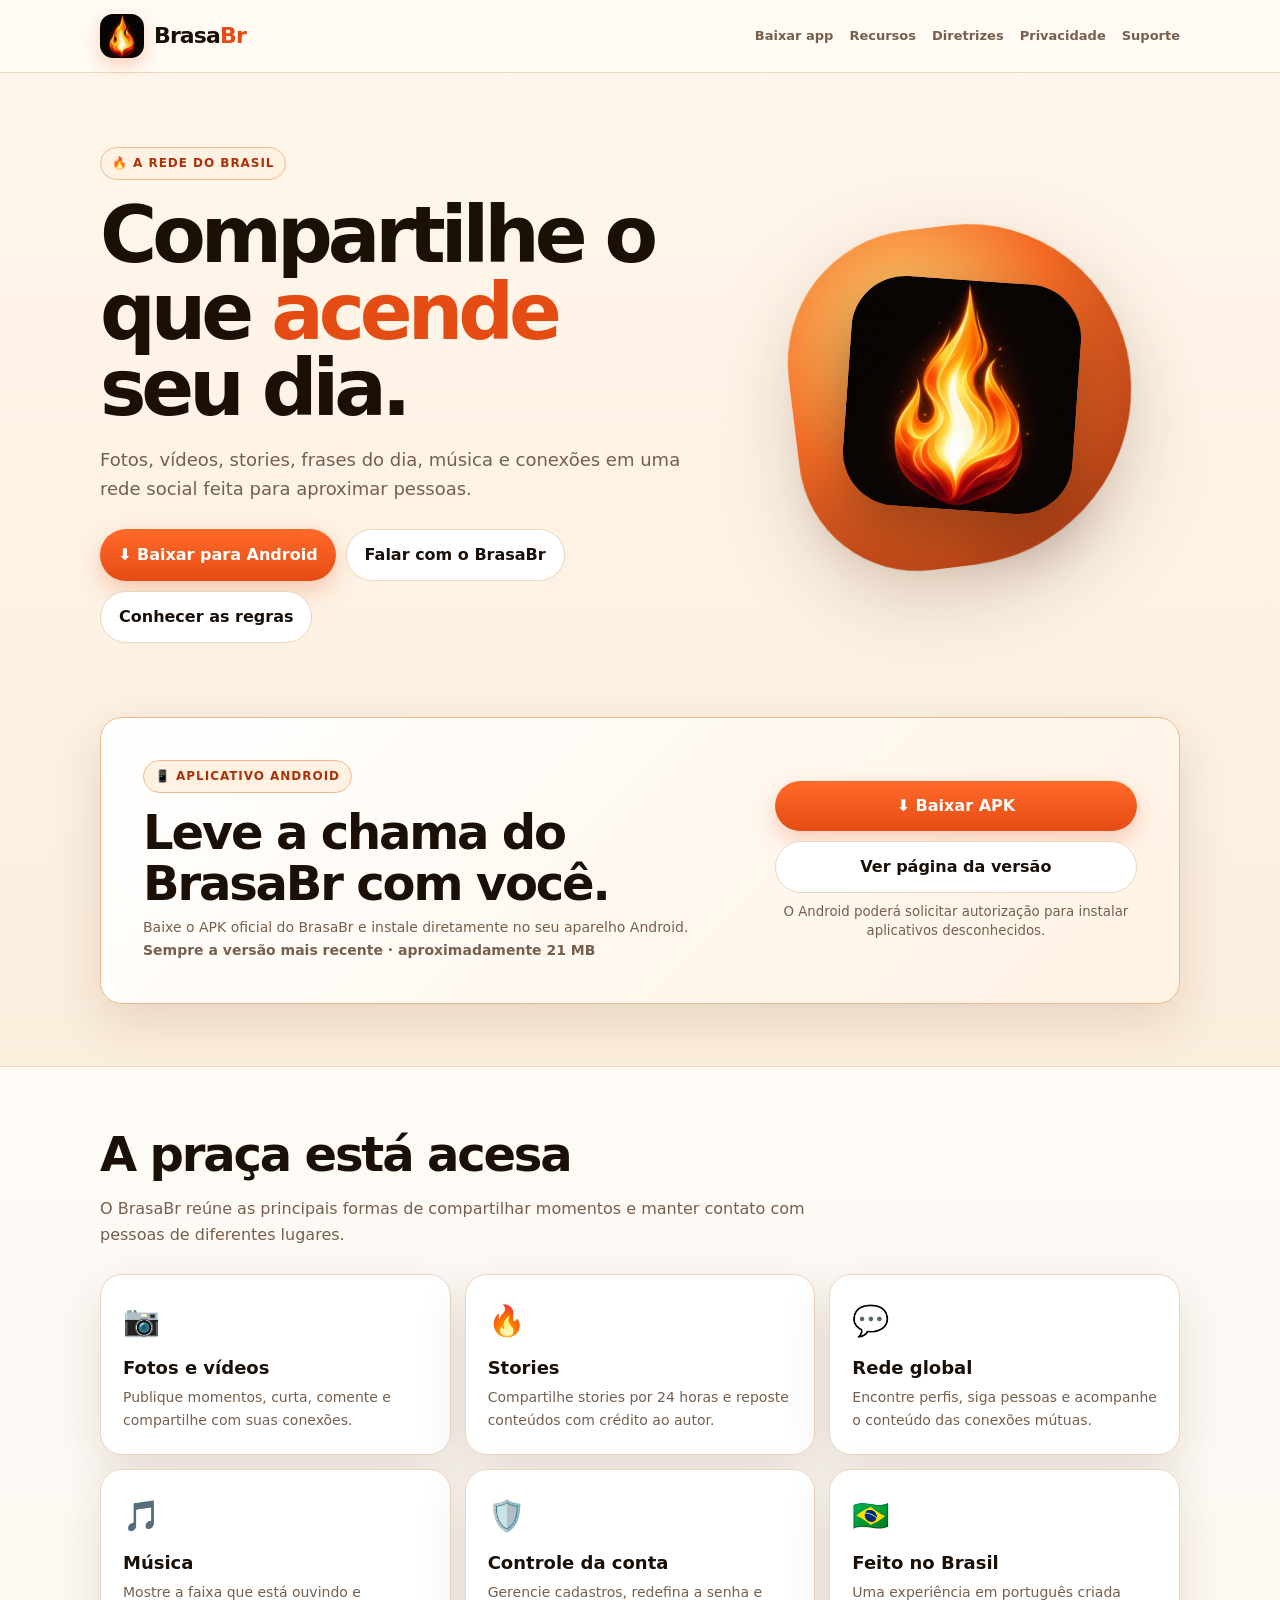
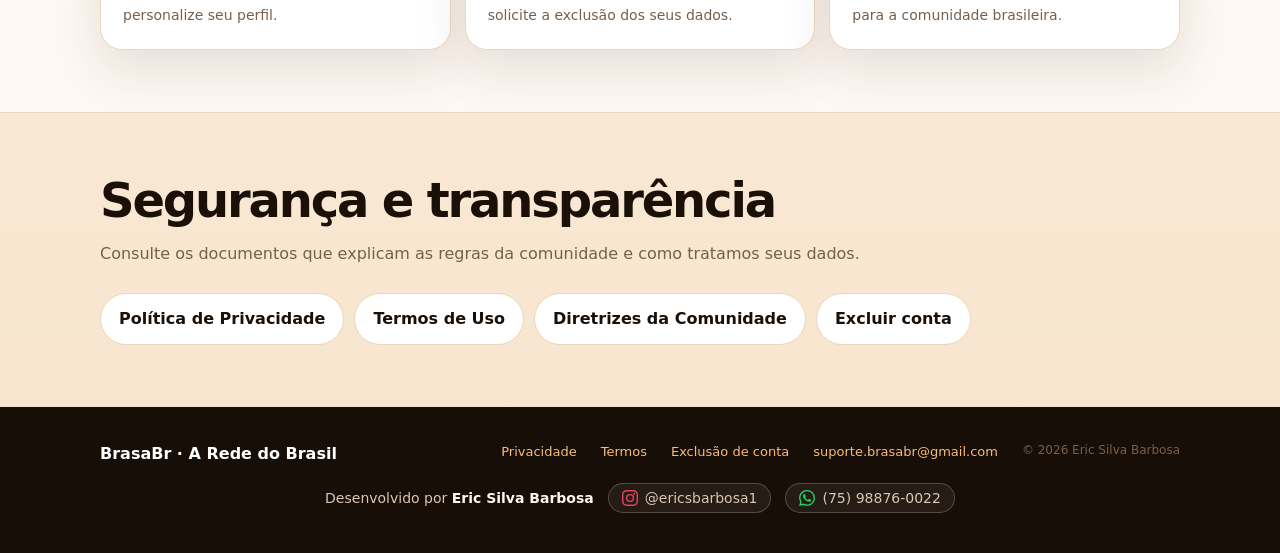
<file: index.html>
<!doctype html><html lang="pt-BR"><head><meta charset="utf-8"><meta name="viewport" content="width=device-width,initial-scale=1"><meta name="theme-color" content="#e54c14"><meta name="description" content="BrasaBr — a rede do Brasil para compartilhar fotos, vídeos, stories, frases e música."><title>BrasaBr — A Rede do Brasil</title><link rel="icon" href="/favicon-32.png"><link rel="stylesheet" href="/style.css?v=20260815-3"><style id="brasabr-estilo-incorporado">:root{--ink:#1a1008;--muted:#765f4c;--paper:#fffaf3;--card:#fff;--line:#ebd6bf;--ember:#e54c14;--ember2:#ff6a2a;--gold:#f0b429;--leaf:#237a4b;--night:#170e08;--shadow:0 18px 50px rgba(75,37,16,.13)}*{box-sizing:border-box}html{scroll-behavior:smooth}body{margin:0;background:linear-gradient(180deg,#fff7ec,#f7e4cd);color:var(--ink);font-family:Inter,ui-sans-serif,system-ui,-apple-system,"Segoe UI",sans-serif;line-height:1.62}a{color:var(--ember);text-decoration:none}a:hover{text-decoration:underline}img{max-width:100%}.wrap{width:min(1080px,calc(100% - 32px));margin:auto}.top{position:sticky;top:0;z-index:20;background:rgba(255,250,243,.92);backdrop-filter:blur(16px);border-bottom:1px solid var(--line)}.nav{min-height:72px;display:flex;align-items:center;gap:22px}.brand{display:flex;align-items:center;gap:10px;color:var(--ink);font-size:22px;font-weight:900;letter-spacing:-.04em;margin-right:auto}.brand:hover{text-decoration:none}.brand img{width:44px;height:44px;border-radius:13px;box-shadow:0 7px 16px rgba(229,76,20,.24)}.brand em{font-style:normal;color:var(--ember)}.links{display:flex;gap:16px;align-items:center;flex-wrap:wrap}.links a{color:var(--muted);font-size:13px;font-weight:700}.hero{padding:74px 0 62px;overflow:hidden}.hero-grid{display:grid;grid-template-columns:1.15fr .85fr;align-items:center;gap:54px}.eyebrow{display:inline-flex;align-items:center;gap:8px;padding:6px 11px;border:1px solid #f0b98d;border-radius:999px;background:#fff2e3;color:#a9320b;font-size:12px;font-weight:800;text-transform:uppercase;letter-spacing:.08em}.hero h1{font-size:clamp(42px,7vw,78px);line-height:.98;letter-spacing:-.065em;margin:17px 0}.hero h1 span{color:var(--ember)}.lead{max-width:650px;color:var(--muted);font-size:18px}.actions{display:flex;flex-wrap:wrap;gap:10px;margin-top:26px}.btn{display:inline-flex;align-items:center;justify-content:center;border-radius:999px;padding:12px 18px;font-weight:800;background:linear-gradient(180deg,var(--ember2),var(--ember));color:#fff;box-shadow:0 9px 22px rgba(229,76,20,.25)}.btn:hover{text-decoration:none;transform:translateY(-1px)}.btn.ghost{background:#fff;color:var(--ink);border:1px solid var(--line);box-shadow:none}.hero-art{position:relative;display:grid;place-items:center;min-height:390px}.hero-art:before{content:"";position:absolute;width:340px;height:340px;border-radius:45% 55% 60% 40%;background:radial-gradient(circle at 35% 28%,#ffd272,#f46b25 48%,#8d260d);filter:drop-shadow(0 28px 40px rgba(87,34,11,.2));transform:rotate(-7deg)}.hero-art img{position:relative;width:230px;border-radius:54px;box-shadow:0 25px 55px rgba(24,12,6,.36);transform:rotate(4deg)}.section{padding:62px 0}.section.white{background:rgba(255,255,255,.72);border-block:1px solid var(--line)}.section h2,.legal h1{font-size:clamp(30px,5vw,48px);line-height:1.05;letter-spacing:-.045em;margin:0 0 13px}.section-intro{color:var(--muted);max-width:760px}.grid{display:grid;grid-template-columns:repeat(3,1fr);gap:14px;margin-top:26px}.card{background:var(--card);border:1px solid var(--line);border-radius:22px;padding:22px;box-shadow:var(--shadow)}.card .ico{font-size:30px}.card h3{font-size:18px;margin:8px 0 4px}.card p{color:var(--muted);font-size:14px;margin:0}.legal{width:min(850px,calc(100% - 32px));margin:42px auto 70px;background:var(--card);border:1px solid var(--line);border-radius:25px;padding:clamp(22px,5vw,52px);box-shadow:var(--shadow)}.legal .meta{color:var(--muted);font-size:13px;margin-bottom:28px}.legal h2{font-size:22px;margin:32px 0 8px}.legal h3{font-size:17px;margin:24px 0 6px}.legal p,.legal li{color:#4f3d2f}.legal ul,.legal ol{padding-left:22px}.notice{border-left:4px solid var(--ember);background:#fff2e3;padding:13px 15px;border-radius:10px;margin:20px 0}.notice.green{border-color:var(--leaf);background:#edf8f1}.contact-box{display:grid;gap:8px;background:var(--night);color:#fff6eb;border-radius:20px;padding:22px;margin-top:24px}.contact-box a{color:#ffc17c}.request-form{display:grid;gap:12px;margin-top:20px}.request-form label{display:grid;gap:5px;font-size:13px;font-weight:800}.request-form input,.request-form textarea,.request-form select{width:100%;border:1px solid var(--line);border-radius:12px;padding:11px 12px;background:var(--paper);font:inherit}.request-form textarea{min-height:120px;resize:vertical}.footer{background:var(--night);color:#d9c6b5;padding:34px 0}.foot{display:flex;gap:24px;align-items:start;flex-wrap:wrap}.foot strong{color:#fff;margin-right:auto}.foot a{color:#f8bc79;font-size:13px}.small{font-size:12px;color:var(--muted)}.download-section{padding-top:12px}.download-card{display:grid;grid-template-columns:1.25fr .75fr;align-items:center;gap:28px;padding:clamp(24px,5vw,42px);border-color:#f0b98d;background:linear-gradient(135deg,#fff,#fff2e3)}.download-card h2{margin:14px 0 8px}.download-meta{color:var(--ember);font-weight:800}.download-actions{display:flex;flex-direction:column;align-items:stretch;gap:10px}.download-actions small{color:var(--muted);line-height:1.4;text-align:center}@media(max-width:760px){.download-card{grid-template-columns:1fr}.download-actions .btn{width:100%}}@media(max-width:760px){.nav{padding:10px 0;align-items:flex-start}.links{justify-content:flex-end;gap:8px}.links a{font-size:11px}.hero{padding-top:45px}.hero-grid{grid-template-columns:1fr;gap:18px}.hero-art{min-height:300px}.hero-art:before{width:270px;height:270px}.hero-art img{width:180px}.grid{grid-template-columns:1fr}.legal{margin-top:20px}.foot{display:grid}.foot strong{margin:0}.section{padding:45px 0}}</style></head><body><header class="top"><nav class="nav wrap"><a class="brand" href="index.html"><img src="/icon-512.png" width="44" height="44" alt=""><span>Brasa<em>Br</em></span></a><div class="links"><a href="#baixar">Baixar app</a><a href="#recursos">Recursos</a><a href="diretrizes.html">Diretrizes</a><a href="privacidade.html">Privacidade</a><a href="suporte.html">Suporte</a></div></nav></header><main><section class="hero"><div class="wrap hero-grid"><div><span class="eyebrow">🔥 A Rede do Brasil</span><h1>Compartilhe o que <span>acende</span> seu dia.</h1><p class="lead">Fotos, vídeos, stories, frases do dia, música e conexões em uma rede social feita para aproximar pessoas.</p><div class="actions"><a class="btn" href="/baixar.html">⬇ Baixar para Android</a><a class="btn ghost" href="suporte.html">Falar com o BrasaBr</a><a class="btn ghost" href="termos.html">Conhecer as regras</a></div></div><div class="hero-art"><img src="/icon-512.png" width="230" height="230" alt="Ícone oficial do aplicativo BrasaBr"></div></div></section><section class="section download-section" id="baixar"><div class="wrap"><article class="card download-card"><div><span class="eyebrow">📱 Aplicativo Android</span><h2>Leve a chama do BrasaBr com você.</h2><p class="section-intro">Baixe o APK oficial do BrasaBr e instale diretamente no seu aparelho Android.</p><p class="download-meta">Sempre a versão mais recente · aproximadamente 21 MB</p></div><div class="download-actions"><a class="btn" href="/baixar.html">⬇ Baixar APK</a><a class="btn ghost" href="https://github.com/Brasabr/brasabr.github.io/releases/latest">Ver página da versão</a><small>O Android poderá solicitar autorização para instalar aplicativos desconhecidos.</small></div></article></div></section><section class="section white" id="recursos"><div class="wrap"><h2>A praça está acesa</h2><p class="section-intro">O BrasaBr reúne as principais formas de compartilhar momentos e manter contato com pessoas de diferentes lugares.</p><div class="grid"><article class="card"><div class="ico">📷</div><h3>Fotos e vídeos</h3><p>Publique momentos, curta, comente e compartilhe com suas conexões.</p></article><article class="card"><div class="ico">🔥</div><h3>Stories</h3><p>Compartilhe stories por 24 horas e reposte conteúdos com crédito ao autor.</p></article><article class="card"><div class="ico">💬</div><h3>Rede global</h3><p>Encontre perfis, siga pessoas e acompanhe o conteúdo das conexões mútuas.</p></article><article class="card"><div class="ico">🎵</div><h3>Música</h3><p>Mostre a faixa que está ouvindo e personalize seu perfil.</p></article><article class="card"><div class="ico">🛡️</div><h3>Controle da conta</h3><p>Gerencie cadastros, redefina a senha e solicite a exclusão dos seus dados.</p></article><article class="card"><div class="ico">🇧🇷</div><h3>Feito no Brasil</h3><p>Uma experiência em português criada para a comunidade brasileira.</p></article></div></div></section><section class="section"><div class="wrap"><h2>Segurança e transparência</h2><p class="section-intro">Consulte os documentos que explicam as regras da comunidade e como tratamos seus dados.</p><div class="actions"><a class="btn ghost" href="privacidade.html">Política de Privacidade</a><a class="btn ghost" href="termos.html">Termos de Uso</a><a class="btn ghost" href="diretrizes.html">Diretrizes da Comunidade</a><a class="btn ghost" href="excluir-conta.html">Excluir conta</a></div></div></section></main><footer class="footer"><div class="wrap foot"><strong>BrasaBr · A Rede do Brasil</strong><a href="privacidade.html">Privacidade</a><a href="termos.html">Termos</a><a href="excluir-conta.html">Exclusão de conta</a><a href="mailto:suporte.brasabr@gmail.com">suporte.brasabr@gmail.com</a><span class="small">© 2026 Eric Silva Barbosa</span></div><div class="wrap" style="padding:16px 20px 6px;display:flex;flex-wrap:wrap;gap:10px 14px;align-items:center;justify-content:center;font-size:14px;color:#d9c6b5;text-align:center"><span>Desenvolvido por <strong style="color:#fff7ec">Eric Silva Barbosa</strong></span><a href="https://instagram.com/ericsbarbosa1" target="_blank" rel="noopener" style="display:inline-flex;align-items:center;gap:7px;color:#d9c6b5;text-decoration:none;padding:6px 13px;border:1px solid rgba(255,247,236,.22);border-radius:999px;background:rgba(255,247,236,.06);line-height:1"><svg width="16" height="16" viewBox="0 0 24 24" fill="#E4405F" aria-hidden="true"><path d="M12 2.163c3.204 0 3.584.012 4.85.07 3.252.148 4.771 1.691 4.919 4.919.058 1.265.069 1.645.069 4.849 0 3.205-.012 3.584-.069 4.849-.149 3.225-1.664 4.771-4.919 4.919-1.266.058-1.644.07-4.85.07-3.204 0-3.584-.012-4.849-.07-3.26-.149-4.771-1.699-4.919-4.92-.058-1.265-.07-1.644-.07-4.849 0-3.204.013-3.583.07-4.849.149-3.227 1.664-4.771 4.919-4.919 1.266-.057 1.645-.069 4.849-.069zM12 0C8.741 0 8.333.014 7.053.072 2.695.272.273 2.69.073 7.052.014 8.333 0 8.741 0 12c0 3.259.014 3.668.072 4.948.2 4.358 2.618 6.78 6.98 6.98C8.333 23.986 8.741 24 12 24c3.259 0 3.668-.014 4.948-.072 4.354-.2 6.782-2.618 6.979-6.98.059-1.28.073-1.689.073-4.948 0-3.259-.014-3.667-.072-4.947-.196-4.354-2.617-6.78-6.979-6.98C15.668.014 15.259 0 12 0zm0 5.838a6.162 6.162 0 100 12.324 6.162 6.162 0 000-12.324zM12 16a4 4 0 110-8 4 4 0 010 8zm6.406-11.845a1.44 1.44 0 100 2.881 1.44 1.44 0 000-2.881z"/></svg><span>@ericsbarbosa1</span></a><a href="https://wa.me/5575988760022" target="_blank" rel="noopener" style="display:inline-flex;align-items:center;gap:7px;color:#d9c6b5;text-decoration:none;padding:6px 13px;border:1px solid rgba(255,247,236,.22);border-radius:999px;background:rgba(255,247,236,.06);line-height:1"><svg width="16" height="16" viewBox="0 0 24 24" fill="#25D366" aria-hidden="true"><path d="M17.472 14.382c-.297-.149-1.758-.867-2.03-.967-.273-.099-.471-.148-.67.15-.197.297-.767.966-.94 1.164-.173.199-.347.223-.644.075-.297-.15-1.255-.463-2.39-1.475-.883-.788-1.48-1.761-1.653-2.059-.173-.297-.018-.458.13-.606.134-.133.298-.347.446-.52.149-.174.198-.298.298-.497.099-.198.05-.371-.025-.52-.075-.149-.669-1.612-.916-2.207-.242-.579-.487-.5-.669-.51-.173-.008-.371-.01-.57-.01-.198 0-.52.074-.792.372-.272.297-1.04 1.016-1.04 2.479 0 1.462 1.065 2.875 1.213 3.074.149.198 2.096 3.2 5.077 4.487.709.306 1.262.489 1.694.625.712.227 1.36.195 1.871.118.571-.085 1.758-.719 2.006-1.413.248-.694.248-1.289.173-1.413-.074-.124-.272-.198-.57-.347m-5.421 7.403h-.004a9.87 9.87 0 01-5.031-1.378l-.361-.214-3.741.982.998-3.648-.235-.374a9.86 9.86 0 01-1.51-5.26c.001-5.45 4.436-9.884 9.888-9.884 2.64 0 5.122 1.03 6.988 2.898a9.825 9.825 0 012.893 6.994c-.003 5.45-4.437 9.884-9.885 9.884m8.413-18.297A11.815 11.815 0 0012.05 0C5.495 0 .16 5.335.157 11.892c0 2.096.547 4.142 1.588 5.945L.057 24l6.305-1.654a11.882 11.882 0 005.683 1.448h.005c6.554 0 11.89-5.335 11.893-11.893a11.821 11.821 0 00-3.48-8.413Z"/></svg><span>(75) 98876-0022</span></a></div></footer></body></html>
</file>
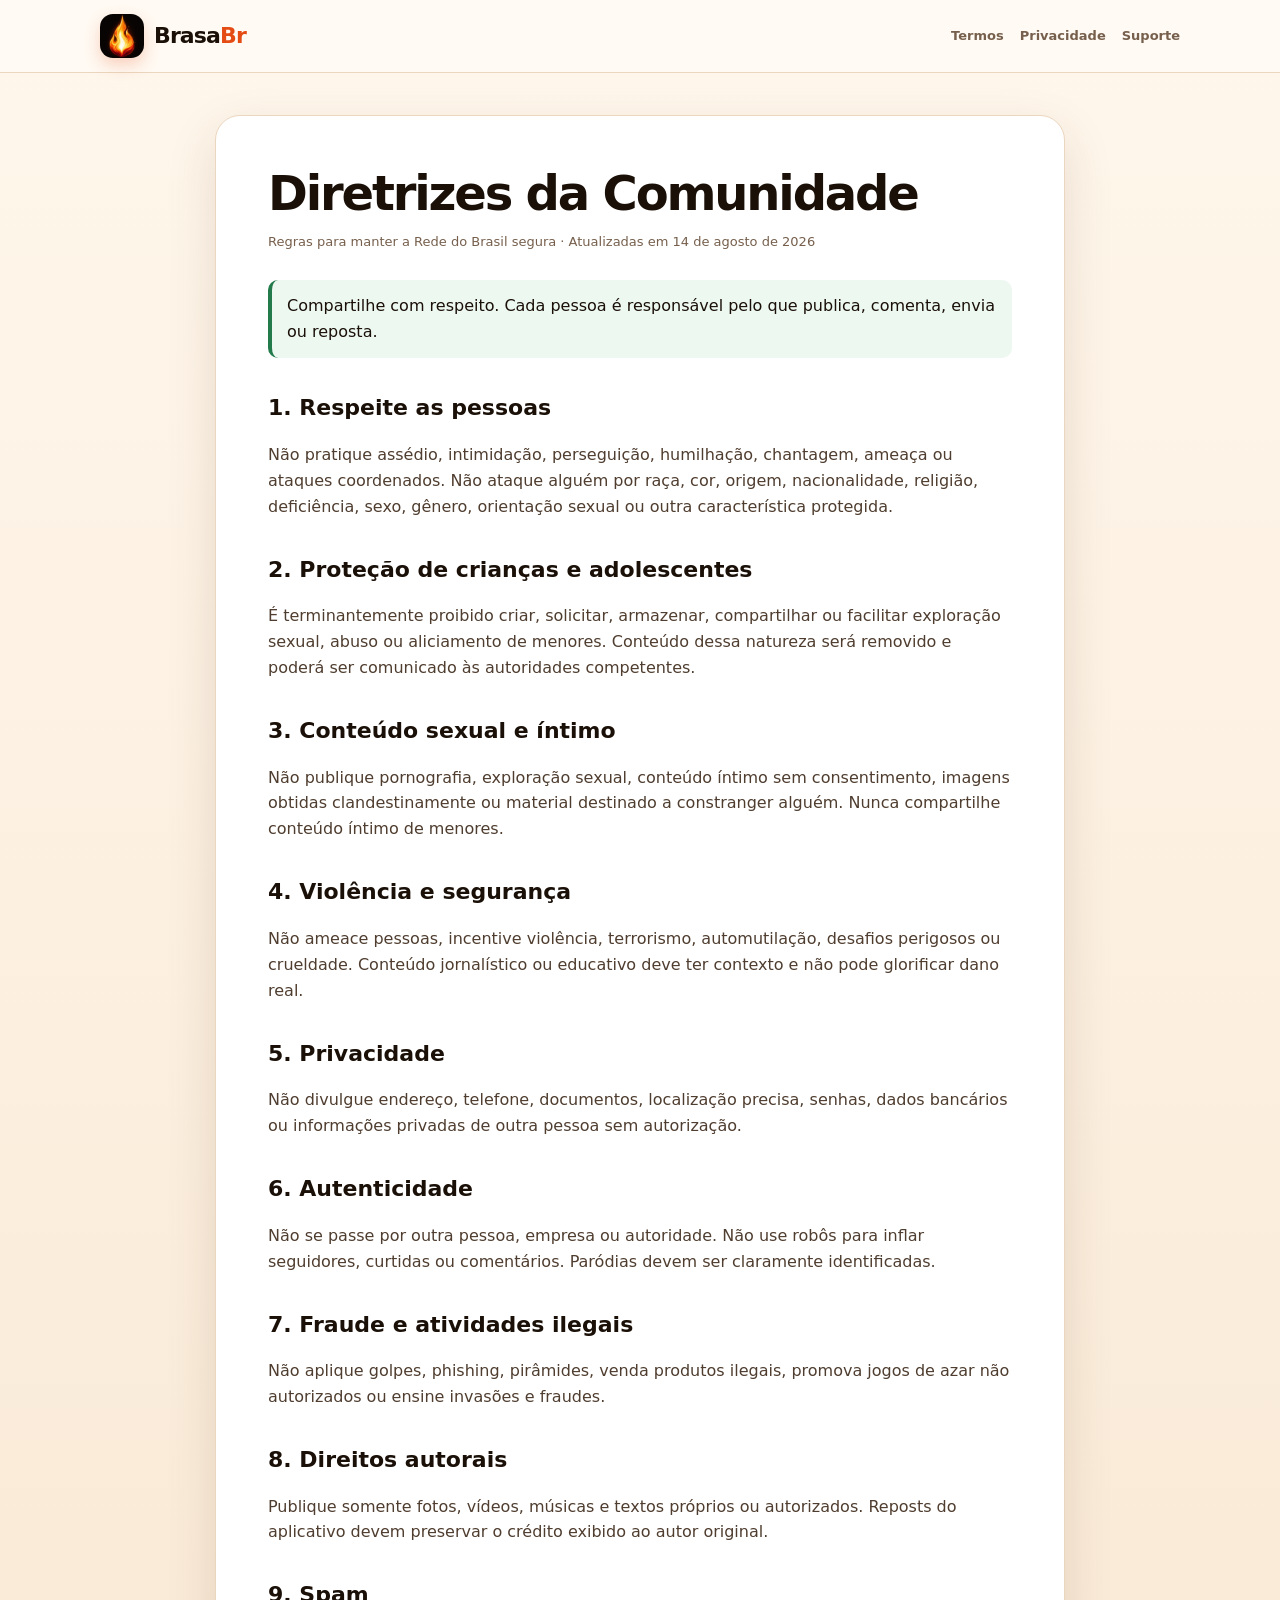
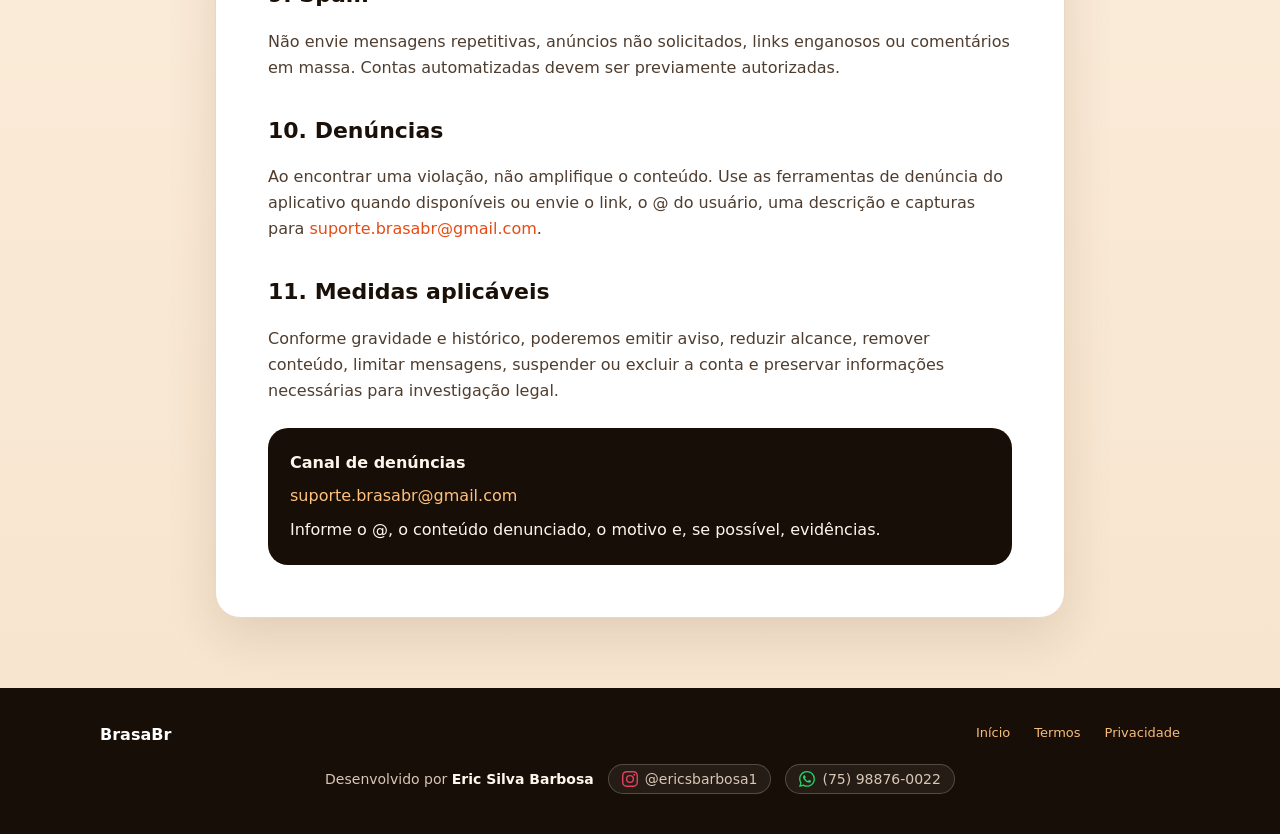
<file: diretrizes.html>
<!doctype html><html lang="pt-BR"><head><meta charset="utf-8"><meta name="viewport" content="width=device-width,initial-scale=1"><meta name="theme-color" content="#e54c14"><title>Diretrizes da Comunidade — BrasaBr</title><link rel="icon" href="favicon-32.png"><link rel="stylesheet" href="style.css"></head><body><header class="top"><nav class="nav wrap"><a class="brand" href="index.html"><img src="icon-512.png" alt=""><span>Brasa<em>Br</em></span></a><div class="links"><a href="termos.html">Termos</a><a href="privacidade.html">Privacidade</a><a href="suporte.html">Suporte</a></div></nav></header><main class="legal"><h1>Diretrizes da Comunidade</h1><p class="meta">Regras para manter a Rede do Brasil segura · Atualizadas em 14 de agosto de 2026</p><div class="notice green">Compartilhe com respeito. Cada pessoa é responsável pelo que publica, comenta, envia ou reposta.</div><h2>1. Respeite as pessoas</h2><p>Não pratique assédio, intimidação, perseguição, humilhação, chantagem, ameaça ou ataques coordenados. Não ataque alguém por raça, cor, origem, nacionalidade, religião, deficiência, sexo, gênero, orientação sexual ou outra característica protegida.</p><h2>2. Proteção de crianças e adolescentes</h2><p>É terminantemente proibido criar, solicitar, armazenar, compartilhar ou facilitar exploração sexual, abuso ou aliciamento de menores. Conteúdo dessa natureza será removido e poderá ser comunicado às autoridades competentes.</p><h2>3. Conteúdo sexual e íntimo</h2><p>Não publique pornografia, exploração sexual, conteúdo íntimo sem consentimento, imagens obtidas clandestinamente ou material destinado a constranger alguém. Nunca compartilhe conteúdo íntimo de menores.</p><h2>4. Violência e segurança</h2><p>Não ameace pessoas, incentive violência, terrorismo, automutilação, desafios perigosos ou crueldade. Conteúdo jornalístico ou educativo deve ter contexto e não pode glorificar dano real.</p><h2>5. Privacidade</h2><p>Não divulgue endereço, telefone, documentos, localização precisa, senhas, dados bancários ou informações privadas de outra pessoa sem autorização.</p><h2>6. Autenticidade</h2><p>Não se passe por outra pessoa, empresa ou autoridade. Não use robôs para inflar seguidores, curtidas ou comentários. Paródias devem ser claramente identificadas.</p><h2>7. Fraude e atividades ilegais</h2><p>Não aplique golpes, phishing, pirâmides, venda produtos ilegais, promova jogos de azar não autorizados ou ensine invasões e fraudes.</p><h2>8. Direitos autorais</h2><p>Publique somente fotos, vídeos, músicas e textos próprios ou autorizados. Reposts do aplicativo devem preservar o crédito exibido ao autor original.</p><h2>9. Spam</h2><p>Não envie mensagens repetitivas, anúncios não solicitados, links enganosos ou comentários em massa. Contas automatizadas devem ser previamente autorizadas.</p><h2>10. Denúncias</h2><p>Ao encontrar uma violação, não amplifique o conteúdo. Use as ferramentas de denúncia do aplicativo quando disponíveis ou envie o link, o @ do usuário, uma descrição e capturas para <a href="mailto:suporte.brasabr@gmail.com?subject=Denúncia%20BrasaBr">suporte.brasabr@gmail.com</a>.</p><h2>11. Medidas aplicáveis</h2><p>Conforme gravidade e histórico, poderemos emitir aviso, reduzir alcance, remover conteúdo, limitar mensagens, suspender ou excluir a conta e preservar informações necessárias para investigação legal.</p><div class="contact-box"><strong>Canal de denúncias</strong><a href="mailto:suporte.brasabr@gmail.com?subject=Denúncia%20BrasaBr">suporte.brasabr@gmail.com</a><span>Informe o @, o conteúdo denunciado, o motivo e, se possível, evidências.</span></div></main><footer class="footer"><div class="wrap foot"><strong>BrasaBr</strong><a href="index.html">Início</a><a href="termos.html">Termos</a><a href="privacidade.html">Privacidade</a></div><div class="wrap" style="padding:16px 20px 6px;display:flex;flex-wrap:wrap;gap:10px 14px;align-items:center;justify-content:center;font-size:14px;color:#d9c6b5;text-align:center"><span>Desenvolvido por <strong style="color:#fff7ec">Eric Silva Barbosa</strong></span><a href="https://instagram.com/ericsbarbosa1" target="_blank" rel="noopener" style="display:inline-flex;align-items:center;gap:7px;color:#d9c6b5;text-decoration:none;padding:6px 13px;border:1px solid rgba(255,247,236,.22);border-radius:999px;background:rgba(255,247,236,.06);line-height:1"><svg width="16" height="16" viewBox="0 0 24 24" fill="#E4405F" aria-hidden="true"><path d="M12 2.163c3.204 0 3.584.012 4.85.07 3.252.148 4.771 1.691 4.919 4.919.058 1.265.069 1.645.069 4.849 0 3.205-.012 3.584-.069 4.849-.149 3.225-1.664 4.771-4.919 4.919-1.266.058-1.644.07-4.85.07-3.204 0-3.584-.012-4.849-.07-3.26-.149-4.771-1.699-4.919-4.92-.058-1.265-.07-1.644-.07-4.849 0-3.204.013-3.583.07-4.849.149-3.227 1.664-4.771 4.919-4.919 1.266-.057 1.645-.069 4.849-.069zM12 0C8.741 0 8.333.014 7.053.072 2.695.272.273 2.69.073 7.052.014 8.333 0 8.741 0 12c0 3.259.014 3.668.072 4.948.2 4.358 2.618 6.78 6.98 6.98C8.333 23.986 8.741 24 12 24c3.259 0 3.668-.014 4.948-.072 4.354-.2 6.782-2.618 6.979-6.98.059-1.28.073-1.689.073-4.948 0-3.259-.014-3.667-.072-4.947-.196-4.354-2.617-6.78-6.979-6.98C15.668.014 15.259 0 12 0zm0 5.838a6.162 6.162 0 100 12.324 6.162 6.162 0 000-12.324zM12 16a4 4 0 110-8 4 4 0 010 8zm6.406-11.845a1.44 1.44 0 100 2.881 1.44 1.44 0 000-2.881z"/></svg><span>@ericsbarbosa1</span></a><a href="https://wa.me/5575988760022" target="_blank" rel="noopener" style="display:inline-flex;align-items:center;gap:7px;color:#d9c6b5;text-decoration:none;padding:6px 13px;border:1px solid rgba(255,247,236,.22);border-radius:999px;background:rgba(255,247,236,.06);line-height:1"><svg width="16" height="16" viewBox="0 0 24 24" fill="#25D366" aria-hidden="true"><path d="M17.472 14.382c-.297-.149-1.758-.867-2.03-.967-.273-.099-.471-.148-.67.15-.197.297-.767.966-.94 1.164-.173.199-.347.223-.644.075-.297-.15-1.255-.463-2.39-1.475-.883-.788-1.48-1.761-1.653-2.059-.173-.297-.018-.458.13-.606.134-.133.298-.347.446-.52.149-.174.198-.298.298-.497.099-.198.05-.371-.025-.52-.075-.149-.669-1.612-.916-2.207-.242-.579-.487-.5-.669-.51-.173-.008-.371-.01-.57-.01-.198 0-.52.074-.792.372-.272.297-1.04 1.016-1.04 2.479 0 1.462 1.065 2.875 1.213 3.074.149.198 2.096 3.2 5.077 4.487.709.306 1.262.489 1.694.625.712.227 1.36.195 1.871.118.571-.085 1.758-.719 2.006-1.413.248-.694.248-1.289.173-1.413-.074-.124-.272-.198-.57-.347m-5.421 7.403h-.004a9.87 9.87 0 01-5.031-1.378l-.361-.214-3.741.982.998-3.648-.235-.374a9.86 9.86 0 01-1.51-5.26c.001-5.45 4.436-9.884 9.888-9.884 2.64 0 5.122 1.03 6.988 2.898a9.825 9.825 0 012.893 6.994c-.003 5.45-4.437 9.884-9.885 9.884m8.413-18.297A11.815 11.815 0 0012.05 0C5.495 0 .16 5.335.157 11.892c0 2.096.547 4.142 1.588 5.945L.057 24l6.305-1.654a11.882 11.882 0 005.683 1.448h.005c6.554 0 11.89-5.335 11.893-11.893a11.821 11.821 0 00-3.48-8.413Z"/></svg><span>(75) 98876-0022</span></a></div></footer></body></html>
</file>
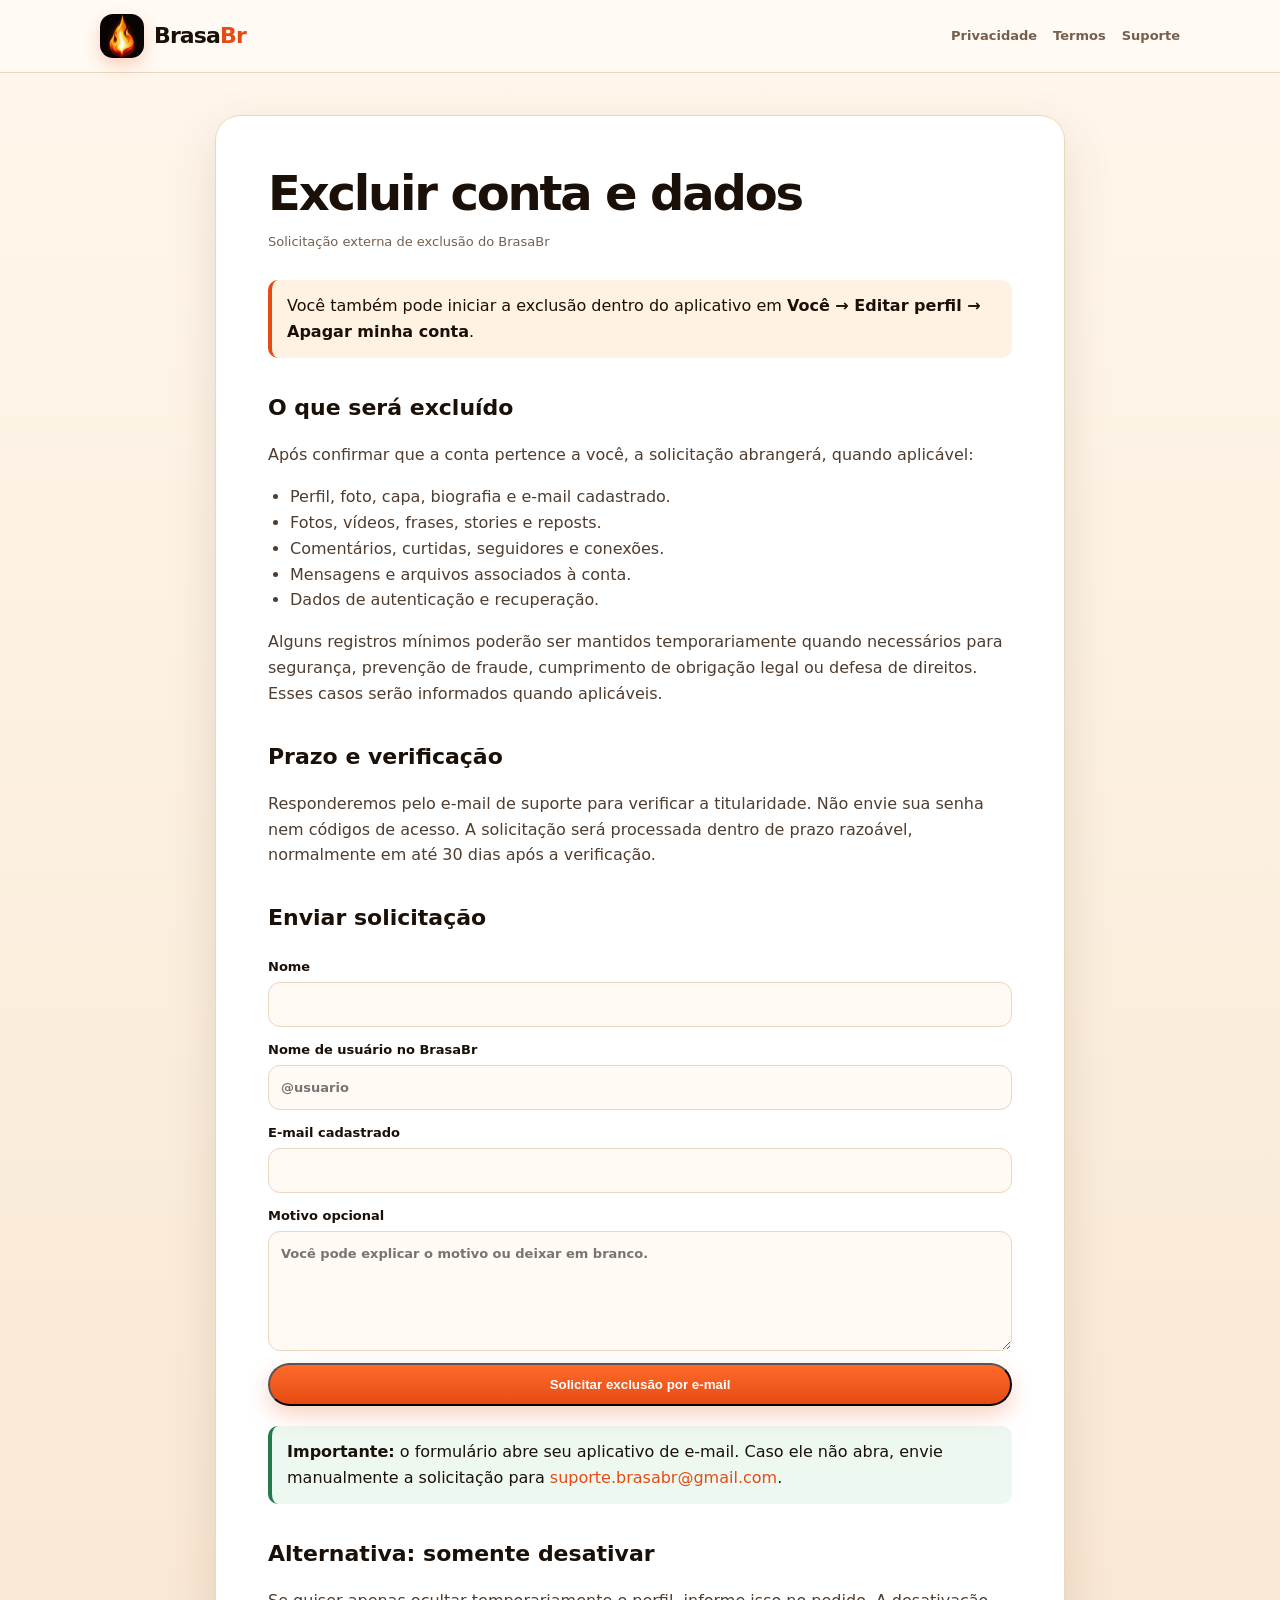
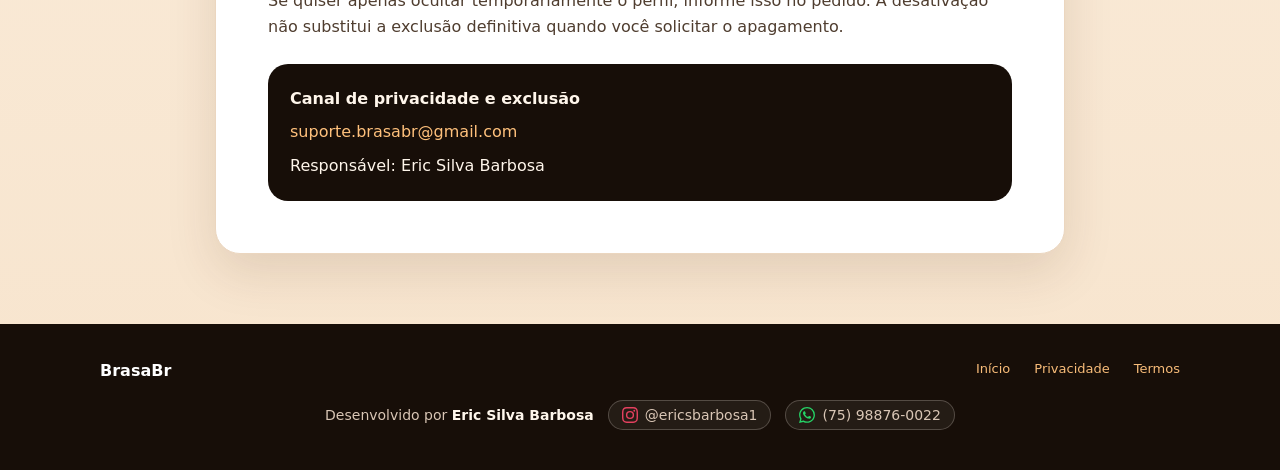
<file: excluir-conta.html>
<!doctype html><html lang="pt-BR"><head><meta charset="utf-8"><meta name="viewport" content="width=device-width,initial-scale=1"><meta name="theme-color" content="#e54c14"><title>Excluir conta — BrasaBr</title><link rel="icon" href="favicon-32.png"><link rel="stylesheet" href="style.css"></head><body><header class="top"><nav class="nav wrap"><a class="brand" href="index.html"><img src="icon-512.png" alt=""><span>Brasa<em>Br</em></span></a><div class="links"><a href="privacidade.html">Privacidade</a><a href="termos.html">Termos</a><a href="suporte.html">Suporte</a></div></nav></header><main class="legal"><h1>Excluir conta e dados</h1><p class="meta">Solicitação externa de exclusão do BrasaBr</p><div class="notice">Você também pode iniciar a exclusão dentro do aplicativo em <strong>Você → Editar perfil → Apagar minha conta</strong>.</div><h2>O que será excluído</h2><p>Após confirmar que a conta pertence a você, a solicitação abrangerá, quando aplicável:</p><ul><li>Perfil, foto, capa, biografia e e-mail cadastrado.</li><li>Fotos, vídeos, frases, stories e reposts.</li><li>Comentários, curtidas, seguidores e conexões.</li><li>Mensagens e arquivos associados à conta.</li><li>Dados de autenticação e recuperação.</li></ul><p>Alguns registros mínimos poderão ser mantidos temporariamente quando necessários para segurança, prevenção de fraude, cumprimento de obrigação legal ou defesa de direitos. Esses casos serão informados quando aplicáveis.</p><h2>Prazo e verificação</h2><p>Responderemos pelo e-mail de suporte para verificar a titularidade. Não envie sua senha nem códigos de acesso. A solicitação será processada dentro de prazo razoável, normalmente em até 30 dias após a verificação.</p><h2>Enviar solicitação</h2><form class="request-form" id="delete-form"><label>Nome<input id="name" required autocomplete="name"></label><label>Nome de usuário no BrasaBr<input id="username" required placeholder="@usuario"></label><label>E-mail cadastrado<input id="email" type="email" required autocomplete="email"></label><label>Motivo opcional<textarea id="reason" placeholder="Você pode explicar o motivo ou deixar em branco."></textarea></label><button class="btn" type="submit">Solicitar exclusão por e-mail</button></form><div class="notice green"><strong>Importante:</strong> o formulário abre seu aplicativo de e-mail. Caso ele não abra, envie manualmente a solicitação para <a href="mailto:suporte.brasabr@gmail.com?subject=Exclusão%20de%20conta%20BrasaBr">suporte.brasabr@gmail.com</a>.</div><h2>Alternativa: somente desativar</h2><p>Se quiser apenas ocultar temporariamente o perfil, informe isso no pedido. A desativação não substitui a exclusão definitiva quando você solicitar o apagamento.</p><div class="contact-box"><strong>Canal de privacidade e exclusão</strong><a href="mailto:suporte.brasabr@gmail.com?subject=Exclusão%20de%20conta%20BrasaBr">suporte.brasabr@gmail.com</a><span>Responsável: Eric Silva Barbosa</span></div></main><footer class="footer"><div class="wrap foot"><strong>BrasaBr</strong><a href="index.html">Início</a><a href="privacidade.html">Privacidade</a><a href="termos.html">Termos</a></div><div class="wrap" style="padding:16px 20px 6px;display:flex;flex-wrap:wrap;gap:10px 14px;align-items:center;justify-content:center;font-size:14px;color:#d9c6b5;text-align:center"><span>Desenvolvido por <strong style="color:#fff7ec">Eric Silva Barbosa</strong></span><a href="https://instagram.com/ericsbarbosa1" target="_blank" rel="noopener" style="display:inline-flex;align-items:center;gap:7px;color:#d9c6b5;text-decoration:none;padding:6px 13px;border:1px solid rgba(255,247,236,.22);border-radius:999px;background:rgba(255,247,236,.06);line-height:1"><svg width="16" height="16" viewBox="0 0 24 24" fill="#E4405F" aria-hidden="true"><path d="M12 2.163c3.204 0 3.584.012 4.85.07 3.252.148 4.771 1.691 4.919 4.919.058 1.265.069 1.645.069 4.849 0 3.205-.012 3.584-.069 4.849-.149 3.225-1.664 4.771-4.919 4.919-1.266.058-1.644.07-4.85.07-3.204 0-3.584-.012-4.849-.07-3.26-.149-4.771-1.699-4.919-4.92-.058-1.265-.07-1.644-.07-4.849 0-3.204.013-3.583.07-4.849.149-3.227 1.664-4.771 4.919-4.919 1.266-.057 1.645-.069 4.849-.069zM12 0C8.741 0 8.333.014 7.053.072 2.695.272.273 2.69.073 7.052.014 8.333 0 8.741 0 12c0 3.259.014 3.668.072 4.948.2 4.358 2.618 6.78 6.98 6.98C8.333 23.986 8.741 24 12 24c3.259 0 3.668-.014 4.948-.072 4.354-.2 6.782-2.618 6.979-6.98.059-1.28.073-1.689.073-4.948 0-3.259-.014-3.667-.072-4.947-.196-4.354-2.617-6.78-6.979-6.98C15.668.014 15.259 0 12 0zm0 5.838a6.162 6.162 0 100 12.324 6.162 6.162 0 000-12.324zM12 16a4 4 0 110-8 4 4 0 010 8zm6.406-11.845a1.44 1.44 0 100 2.881 1.44 1.44 0 000-2.881z"/></svg><span>@ericsbarbosa1</span></a><a href="https://wa.me/5575988760022" target="_blank" rel="noopener" style="display:inline-flex;align-items:center;gap:7px;color:#d9c6b5;text-decoration:none;padding:6px 13px;border:1px solid rgba(255,247,236,.22);border-radius:999px;background:rgba(255,247,236,.06);line-height:1"><svg width="16" height="16" viewBox="0 0 24 24" fill="#25D366" aria-hidden="true"><path d="M17.472 14.382c-.297-.149-1.758-.867-2.03-.967-.273-.099-.471-.148-.67.15-.197.297-.767.966-.94 1.164-.173.199-.347.223-.644.075-.297-.15-1.255-.463-2.39-1.475-.883-.788-1.48-1.761-1.653-2.059-.173-.297-.018-.458.13-.606.134-.133.298-.347.446-.52.149-.174.198-.298.298-.497.099-.198.05-.371-.025-.52-.075-.149-.669-1.612-.916-2.207-.242-.579-.487-.5-.669-.51-.173-.008-.371-.01-.57-.01-.198 0-.52.074-.792.372-.272.297-1.04 1.016-1.04 2.479 0 1.462 1.065 2.875 1.213 3.074.149.198 2.096 3.2 5.077 4.487.709.306 1.262.489 1.694.625.712.227 1.36.195 1.871.118.571-.085 1.758-.719 2.006-1.413.248-.694.248-1.289.173-1.413-.074-.124-.272-.198-.57-.347m-5.421 7.403h-.004a9.87 9.87 0 01-5.031-1.378l-.361-.214-3.741.982.998-3.648-.235-.374a9.86 9.86 0 01-1.51-5.26c.001-5.45 4.436-9.884 9.888-9.884 2.64 0 5.122 1.03 6.988 2.898a9.825 9.825 0 012.893 6.994c-.003 5.45-4.437 9.884-9.885 9.884m8.413-18.297A11.815 11.815 0 0012.05 0C5.495 0 .16 5.335.157 11.892c0 2.096.547 4.142 1.588 5.945L.057 24l6.305-1.654a11.882 11.882 0 005.683 1.448h.005c6.554 0 11.89-5.335 11.893-11.893a11.821 11.821 0 00-3.48-8.413Z"/></svg><span>(75) 98876-0022</span></a></div></footer><script>document.getElementById('delete-form').addEventListener('submit',function(e){e.preventDefault();const n=document.getElementById('name').value.trim(),u=document.getElementById('username').value.trim(),m=document.getElementById('email').value.trim(),r=document.getElementById('reason').value.trim();const subject=encodeURIComponent('Solicitação de exclusão de conta BrasaBr - '+u);const body=encodeURIComponent('Nome: '+n+'\nUsuário: '+u+'\nE-mail cadastrado: '+m+'\n\nSolicito a exclusão definitiva da minha conta e dos dados associados.\n\nMotivo opcional: '+(r||'Não informado')+'\n\nNão estou enviando senha nem código de acesso.');location.href='mailto:suporte.brasabr@gmail.com?subject='+subject+'&body='+body;});</script></body></html>
</file>
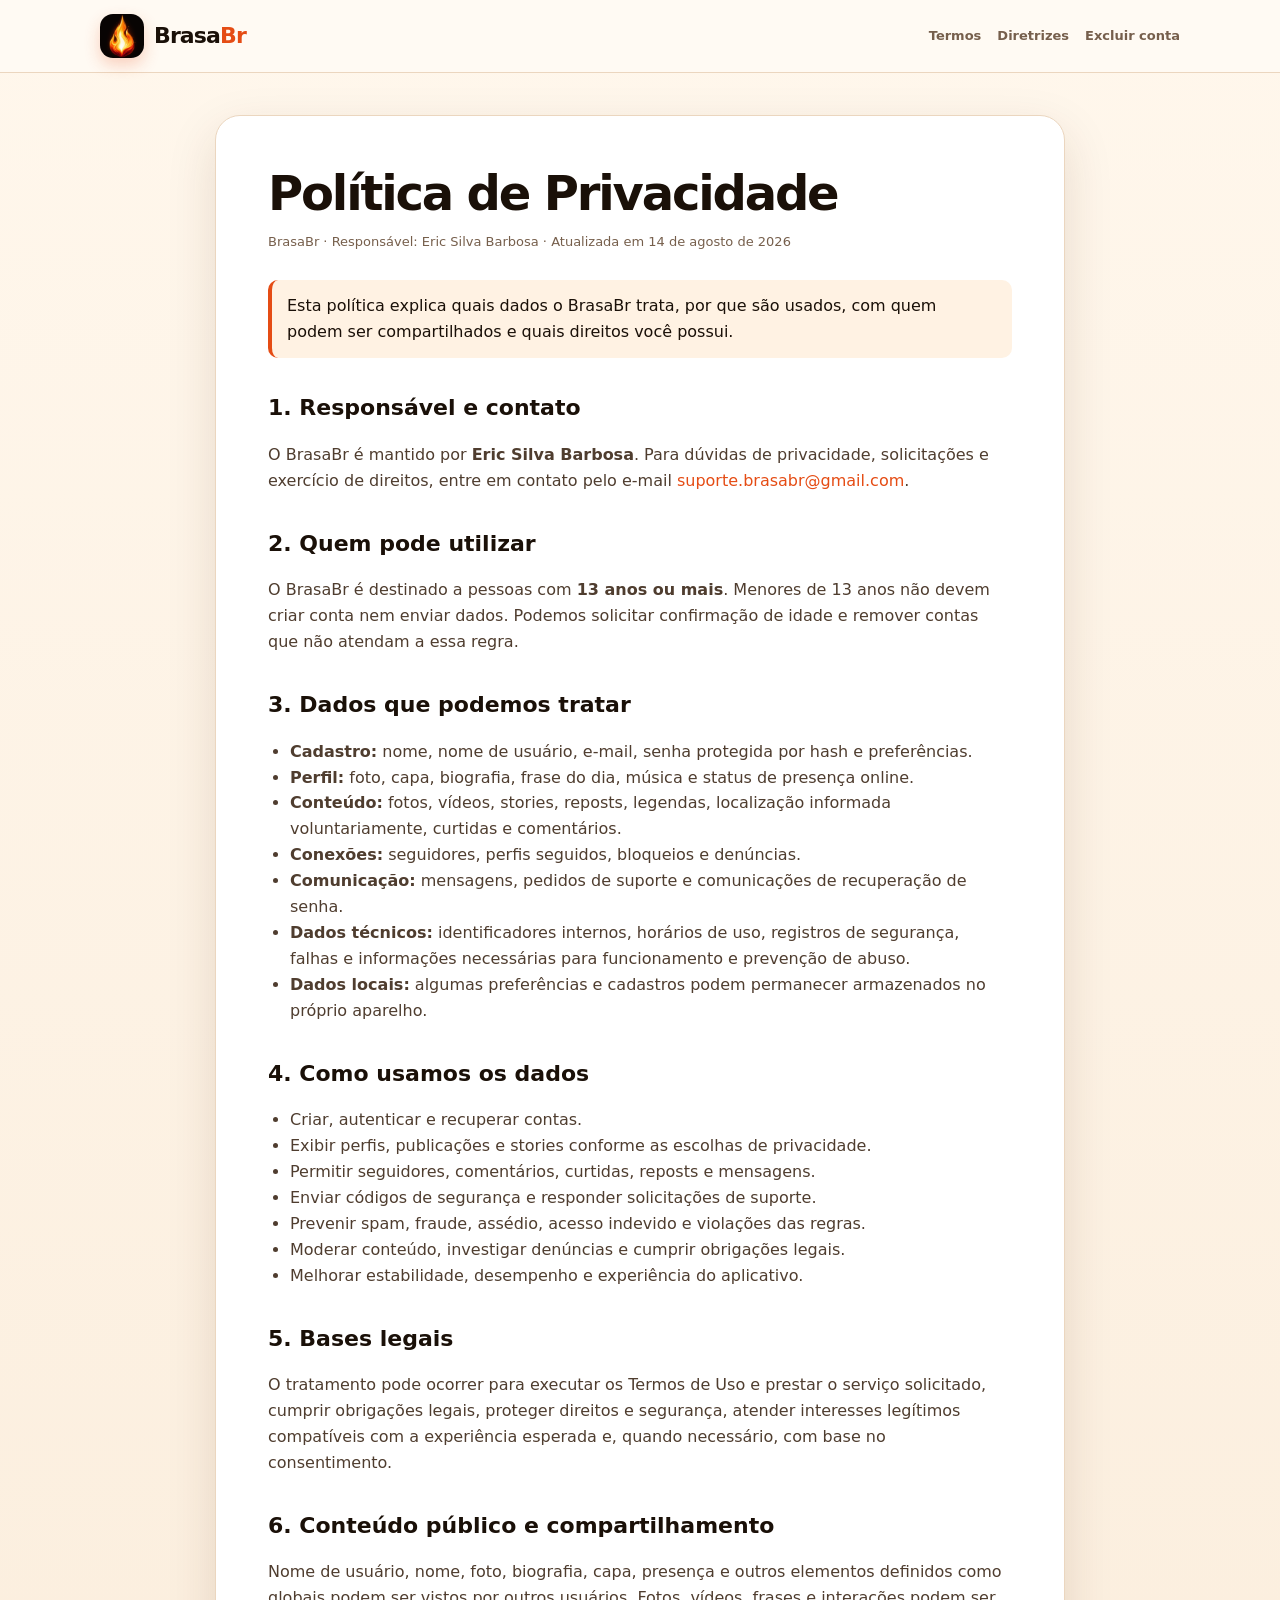
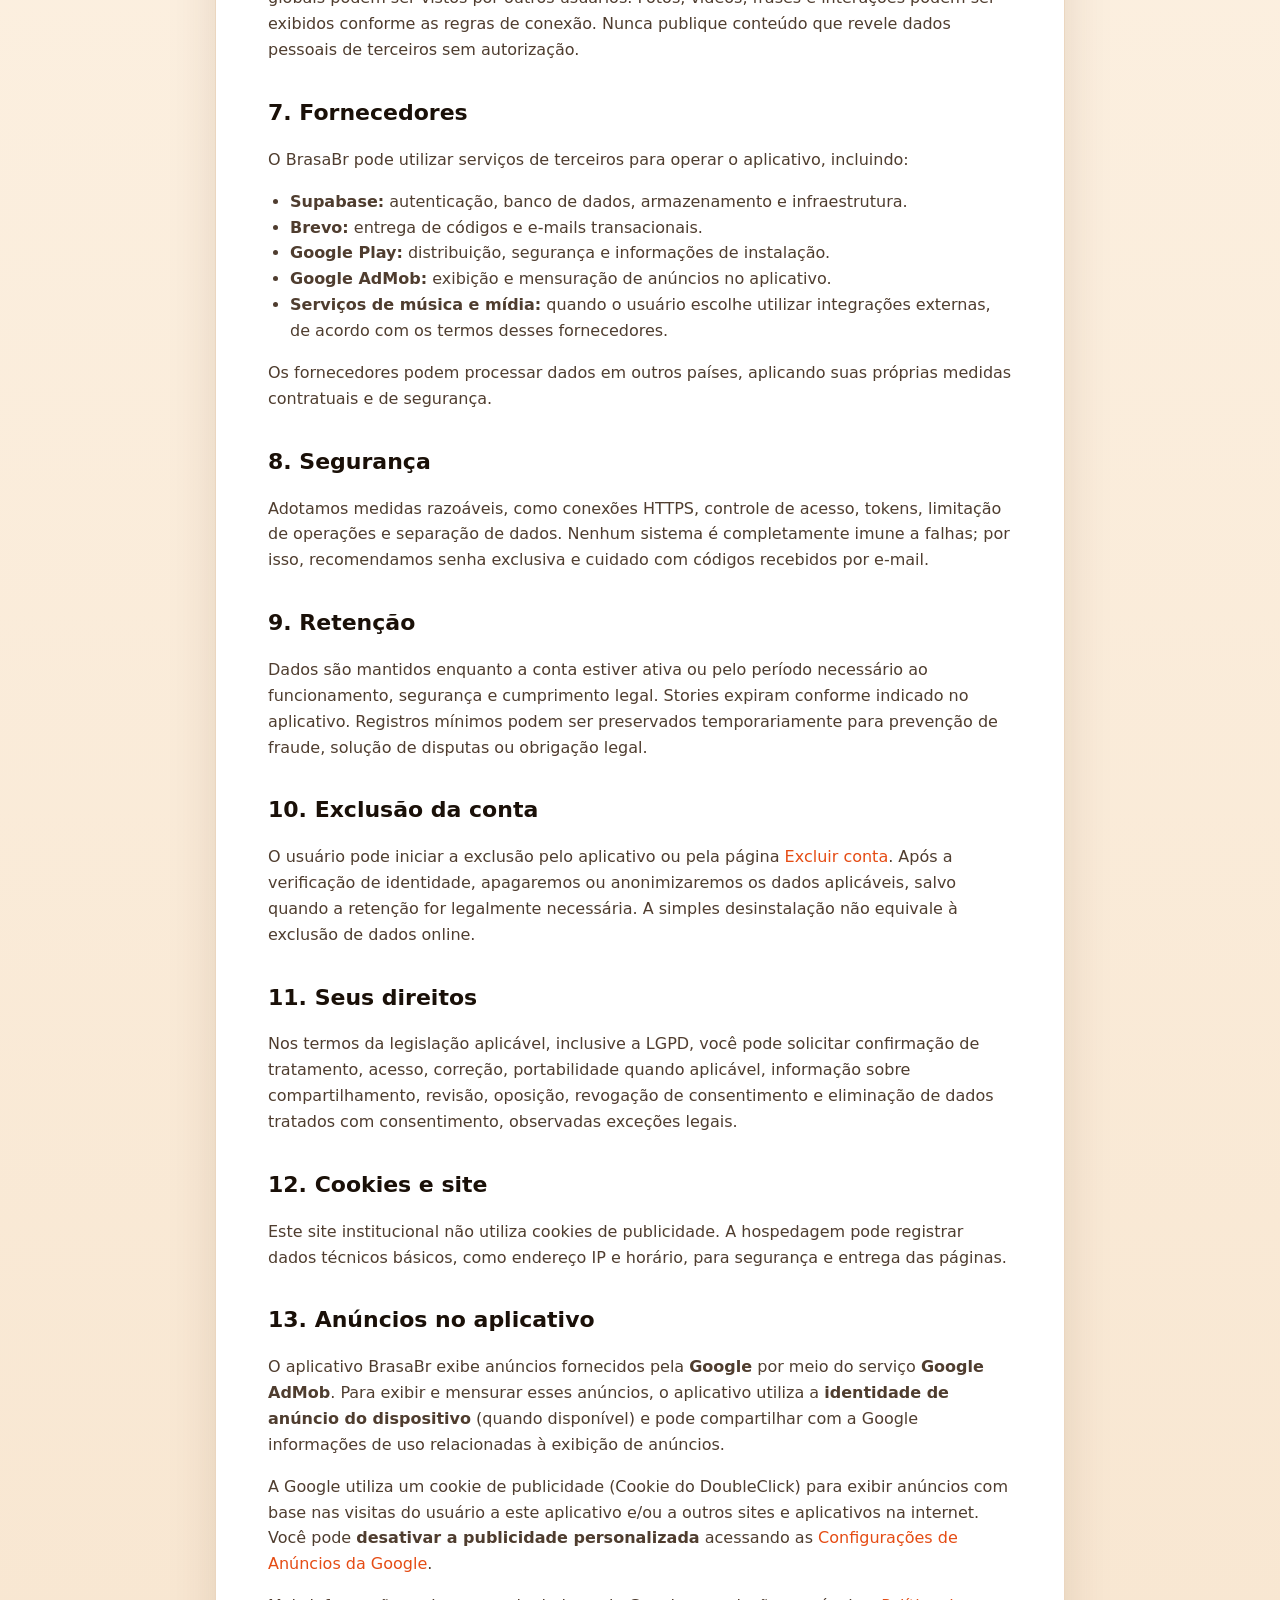
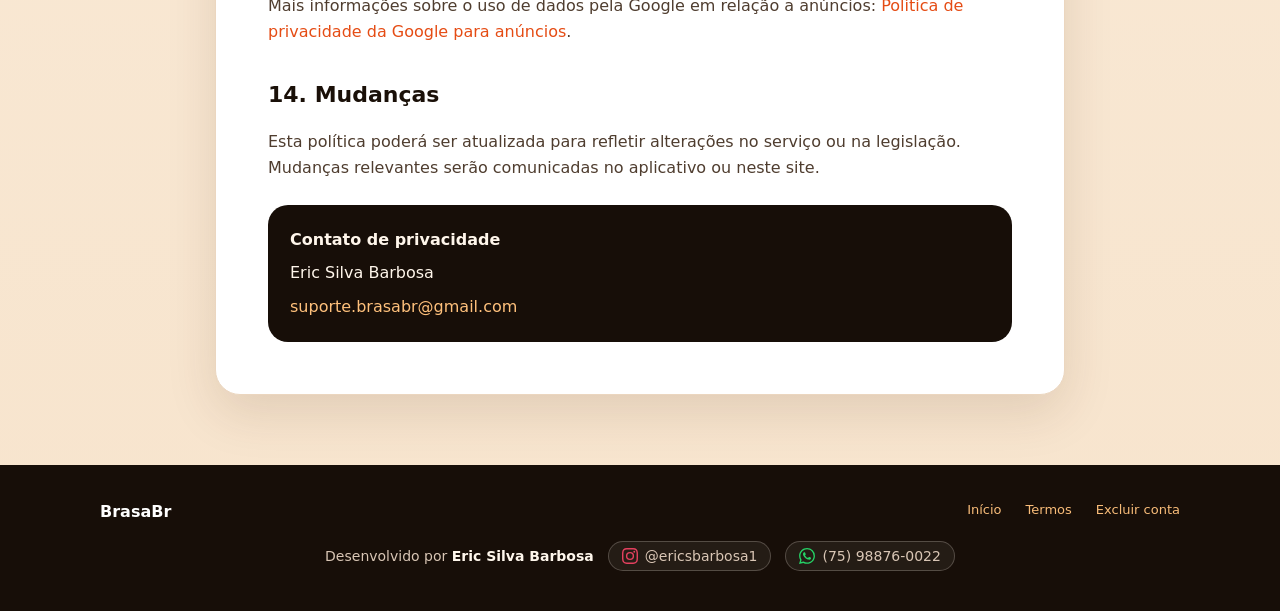
<file: privacidade.html>
<!doctype html><html lang="pt-BR"><head><meta charset="utf-8"><meta name="viewport" content="width=device-width,initial-scale=1"><meta name="theme-color" content="#e54c14"><title>Política de Privacidade — BrasaBr</title><link rel="icon" href="favicon-32.png"><link rel="stylesheet" href="style.css"></head><body><header class="top"><nav class="nav wrap"><a class="brand" href="index.html"><img src="icon-512.png" alt=""><span>Brasa<em>Br</em></span></a><div class="links"><a href="termos.html">Termos</a><a href="diretrizes.html">Diretrizes</a><a href="excluir-conta.html">Excluir conta</a></div></nav></header><main class="legal"><h1>Política de Privacidade</h1><p class="meta">BrasaBr · Responsável: Eric Silva Barbosa · Atualizada em 14 de agosto de 2026</p><div class="notice">Esta política explica quais dados o BrasaBr trata, por que são usados, com quem podem ser compartilhados e quais direitos você possui.</div><h2>1. Responsável e contato</h2><p>O BrasaBr é mantido por <strong>Eric Silva Barbosa</strong>. Para dúvidas de privacidade, solicitações e exercício de direitos, entre em contato pelo e-mail <a href="mailto:suporte.brasabr@gmail.com">suporte.brasabr@gmail.com</a>.</p><h2>2. Quem pode utilizar</h2><p>O BrasaBr é destinado a pessoas com <strong>13 anos ou mais</strong>. Menores de 13 anos não devem criar conta nem enviar dados. Podemos solicitar confirmação de idade e remover contas que não atendam a essa regra.</p><h2>3. Dados que podemos tratar</h2><ul><li><strong>Cadastro:</strong> nome, nome de usuário, e-mail, senha protegida por hash e preferências.</li><li><strong>Perfil:</strong> foto, capa, biografia, frase do dia, música e status de presença online.</li><li><strong>Conteúdo:</strong> fotos, vídeos, stories, reposts, legendas, localização informada voluntariamente, curtidas e comentários.</li><li><strong>Conexões:</strong> seguidores, perfis seguidos, bloqueios e denúncias.</li><li><strong>Comunicação:</strong> mensagens, pedidos de suporte e comunicações de recuperação de senha.</li><li><strong>Dados técnicos:</strong> identificadores internos, horários de uso, registros de segurança, falhas e informações necessárias para funcionamento e prevenção de abuso.</li><li><strong>Dados locais:</strong> algumas preferências e cadastros podem permanecer armazenados no próprio aparelho.</li></ul><h2>4. Como usamos os dados</h2><ul><li>Criar, autenticar e recuperar contas.</li><li>Exibir perfis, publicações e stories conforme as escolhas de privacidade.</li><li>Permitir seguidores, comentários, curtidas, reposts e mensagens.</li><li>Enviar códigos de segurança e responder solicitações de suporte.</li><li>Prevenir spam, fraude, assédio, acesso indevido e violações das regras.</li><li>Moderar conteúdo, investigar denúncias e cumprir obrigações legais.</li><li>Melhorar estabilidade, desempenho e experiência do aplicativo.</li></ul><h2>5. Bases legais</h2><p>O tratamento pode ocorrer para executar os Termos de Uso e prestar o serviço solicitado, cumprir obrigações legais, proteger direitos e segurança, atender interesses legítimos compatíveis com a experiência esperada e, quando necessário, com base no consentimento.</p><h2>6. Conteúdo público e compartilhamento</h2><p>Nome de usuário, nome, foto, biografia, capa, presença e outros elementos definidos como globais podem ser vistos por outros usuários. Fotos, vídeos, frases e interações podem ser exibidos conforme as regras de conexão. Nunca publique conteúdo que revele dados pessoais de terceiros sem autorização.</p><h2>7. Fornecedores</h2><p>O BrasaBr pode utilizar serviços de terceiros para operar o aplicativo, incluindo:</p><ul><li><strong>Supabase:</strong> autenticação, banco de dados, armazenamento e infraestrutura.</li><li><strong>Brevo:</strong> entrega de códigos e e-mails transacionais.</li><li><strong>Google Play:</strong> distribuição, segurança e informações de instalação.</li><li><strong>Google AdMob:</strong> exibição e mensuração de anúncios no aplicativo.</li><li><strong>Serviços de música e mídia:</strong> quando o usuário escolhe utilizar integrações externas, de acordo com os termos desses fornecedores.</li></ul><p>Os fornecedores podem processar dados em outros países, aplicando suas próprias medidas contratuais e de segurança.</p><h2>8. Segurança</h2><p>Adotamos medidas razoáveis, como conexões HTTPS, controle de acesso, tokens, limitação de operações e separação de dados. Nenhum sistema é completamente imune a falhas; por isso, recomendamos senha exclusiva e cuidado com códigos recebidos por e-mail.</p><h2>9. Retenção</h2><p>Dados são mantidos enquanto a conta estiver ativa ou pelo período necessário ao funcionamento, segurança e cumprimento legal. Stories expiram conforme indicado no aplicativo. Registros mínimos podem ser preservados temporariamente para prevenção de fraude, solução de disputas ou obrigação legal.</p><h2>10. Exclusão da conta</h2><p>O usuário pode iniciar a exclusão pelo aplicativo ou pela página <a href="excluir-conta.html">Excluir conta</a>. Após a verificação de identidade, apagaremos ou anonimizaremos os dados aplicáveis, salvo quando a retenção for legalmente necessária. A simples desinstalação não equivale à exclusão de dados online.</p><h2>11. Seus direitos</h2><p>Nos termos da legislação aplicável, inclusive a LGPD, você pode solicitar confirmação de tratamento, acesso, correção, portabilidade quando aplicável, informação sobre compartilhamento, revisão, oposição, revogação de consentimento e eliminação de dados tratados com consentimento, observadas exceções legais.</p><h2>12. Cookies e site</h2><p>Este site institucional não utiliza cookies de publicidade. A hospedagem pode registrar dados técnicos básicos, como endereço IP e horário, para segurança e entrega das páginas.</p><h2>13. Anúncios no aplicativo</h2><p>O aplicativo BrasaBr exibe anúncios fornecidos pela <strong>Google</strong> por meio do serviço <strong>Google AdMob</strong>. Para exibir e mensurar esses anúncios, o aplicativo utiliza a <strong>identidade de anúncio do dispositivo</strong> (quando disponível) e pode compartilhar com a Google informações de uso relacionadas à exibição de anúncios.</p><p>A Google utiliza um cookie de publicidade (Cookie do DoubleClick) para exibir anúncios com base nas visitas do usuário a este aplicativo e/ou a outros sites e aplicativos na internet. Você pode <strong>desativar a publicidade personalizada</strong> acessando as <a href="https://adssettings.google.com" target="_blank" rel="noopener">Configurações de Anúncios da Google</a>.</p><p>Mais informações sobre o uso de dados pela Google em relação a anúncios: <a href="https://policies.google.com/technologies/ads" target="_blank" rel="noopener">Política de privacidade da Google para anúncios</a>.</p><h2>14. Mudanças</h2><p>Esta política poderá ser atualizada para refletir alterações no serviço ou na legislação. Mudanças relevantes serão comunicadas no aplicativo ou neste site.</p><div class="contact-box"><strong>Contato de privacidade</strong><span>Eric Silva Barbosa</span><a href="mailto:suporte.brasabr@gmail.com">suporte.brasabr@gmail.com</a></div></main><footer class="footer"><div class="wrap foot"><strong>BrasaBr</strong><a href="index.html">Início</a><a href="termos.html">Termos</a><a href="excluir-conta.html">Excluir conta</a></div><div class="wrap" style="padding:16px 20px 6px;display:flex;flex-wrap:wrap;gap:10px 14px;align-items:center;justify-content:center;font-size:14px;color:#d9c6b5;text-align:center"><span>Desenvolvido por <strong style="color:#fff7ec">Eric Silva Barbosa</strong></span><a href="https://instagram.com/ericsbarbosa1" target="_blank" rel="noopener" style="display:inline-flex;align-items:center;gap:7px;color:#d9c6b5;text-decoration:none;padding:6px 13px;border:1px solid rgba(255,247,236,.22);border-radius:999px;background:rgba(255,247,236,.06);line-height:1"><svg width="16" height="16" viewBox="0 0 24 24" fill="#E4405F" aria-hidden="true"><path d="M12 2.163c3.204 0 3.584.012 4.85.07 3.252.148 4.771 1.691 4.919 4.919.058 1.265.069 1.645.069 4.849 0 3.205-.012 3.584-.069 4.849-.149 3.225-1.664 4.771-4.919 4.919-1.266.058-1.644.07-4.85.07-3.204 0-3.584-.012-4.849-.07-3.26-.149-4.771-1.699-4.919-4.92-.058-1.265-.07-1.644-.07-4.849 0-3.204.013-3.583.07-4.849.149-3.227 1.664-4.771 4.919-4.919 1.266-.057 1.645-.069 4.849-.069zM12 0C8.741 0 8.333.014 7.053.072 2.695.272.273 2.69.073 7.052.014 8.333 0 8.741 0 12c0 3.259.014 3.668.072 4.948.2 4.358 2.618 6.78 6.98 6.98C8.333 23.986 8.741 24 12 24c3.259 0 3.668-.014 4.948-.072 4.354-.2 6.782-2.618 6.979-6.98.059-1.28.073-1.689.073-4.948 0-3.259-.014-3.667-.072-4.947-.196-4.354-2.617-6.78-6.979-6.98C15.668.014 15.259 0 12 0zm0 5.838a6.162 6.162 0 100 12.324 6.162 6.162 0 000-12.324zM12 16a4 4 0 110-8 4 4 0 010 8zm6.406-11.845a1.44 1.44 0 100 2.881 1.44 1.44 0 000-2.881z"/></svg><span>@ericsbarbosa1</span></a><a href="https://wa.me/5575988760022" target="_blank" rel="noopener" style="display:inline-flex;align-items:center;gap:7px;color:#d9c6b5;text-decoration:none;padding:6px 13px;border:1px solid rgba(255,247,236,.22);border-radius:999px;background:rgba(255,247,236,.06);line-height:1"><svg width="16" height="16" viewBox="0 0 24 24" fill="#25D366" aria-hidden="true"><path d="M17.472 14.382c-.297-.149-1.758-.867-2.03-.967-.273-.099-.471-.148-.67.15-.197.297-.767.966-.94 1.164-.173.199-.347.223-.644.075-.297-.15-1.255-.463-2.39-1.475-.883-.788-1.48-1.761-1.653-2.059-.173-.297-.018-.458.13-.606.134-.133.298-.347.446-.52.149-.174.198-.298.298-.497.099-.198.05-.371-.025-.52-.075-.149-.669-1.612-.916-2.207-.242-.579-.487-.5-.669-.51-.173-.008-.371-.01-.57-.01-.198 0-.52.074-.792.372-.272.297-1.04 1.016-1.04 2.479 0 1.462 1.065 2.875 1.213 3.074.149.198 2.096 3.2 5.077 4.487.709.306 1.262.489 1.694.625.712.227 1.36.195 1.871.118.571-.085 1.758-.719 2.006-1.413.248-.694.248-1.289.173-1.413-.074-.124-.272-.198-.57-.347m-5.421 7.403h-.004a9.87 9.87 0 01-5.031-1.378l-.361-.214-3.741.982.998-3.648-.235-.374a9.86 9.86 0 01-1.51-5.26c.001-5.45 4.436-9.884 9.888-9.884 2.64 0 5.122 1.03 6.988 2.898a9.825 9.825 0 012.893 6.994c-.003 5.45-4.437 9.884-9.885 9.884m8.413-18.297A11.815 11.815 0 0012.05 0C5.495 0 .16 5.335.157 11.892c0 2.096.547 4.142 1.588 5.945L.057 24l6.305-1.654a11.882 11.882 0 005.683 1.448h.005c6.554 0 11.89-5.335 11.893-11.893a11.821 11.821 0 00-3.48-8.413Z"/></svg><span>(75) 98876-0022</span></a></div></footer></body></html>
</file>
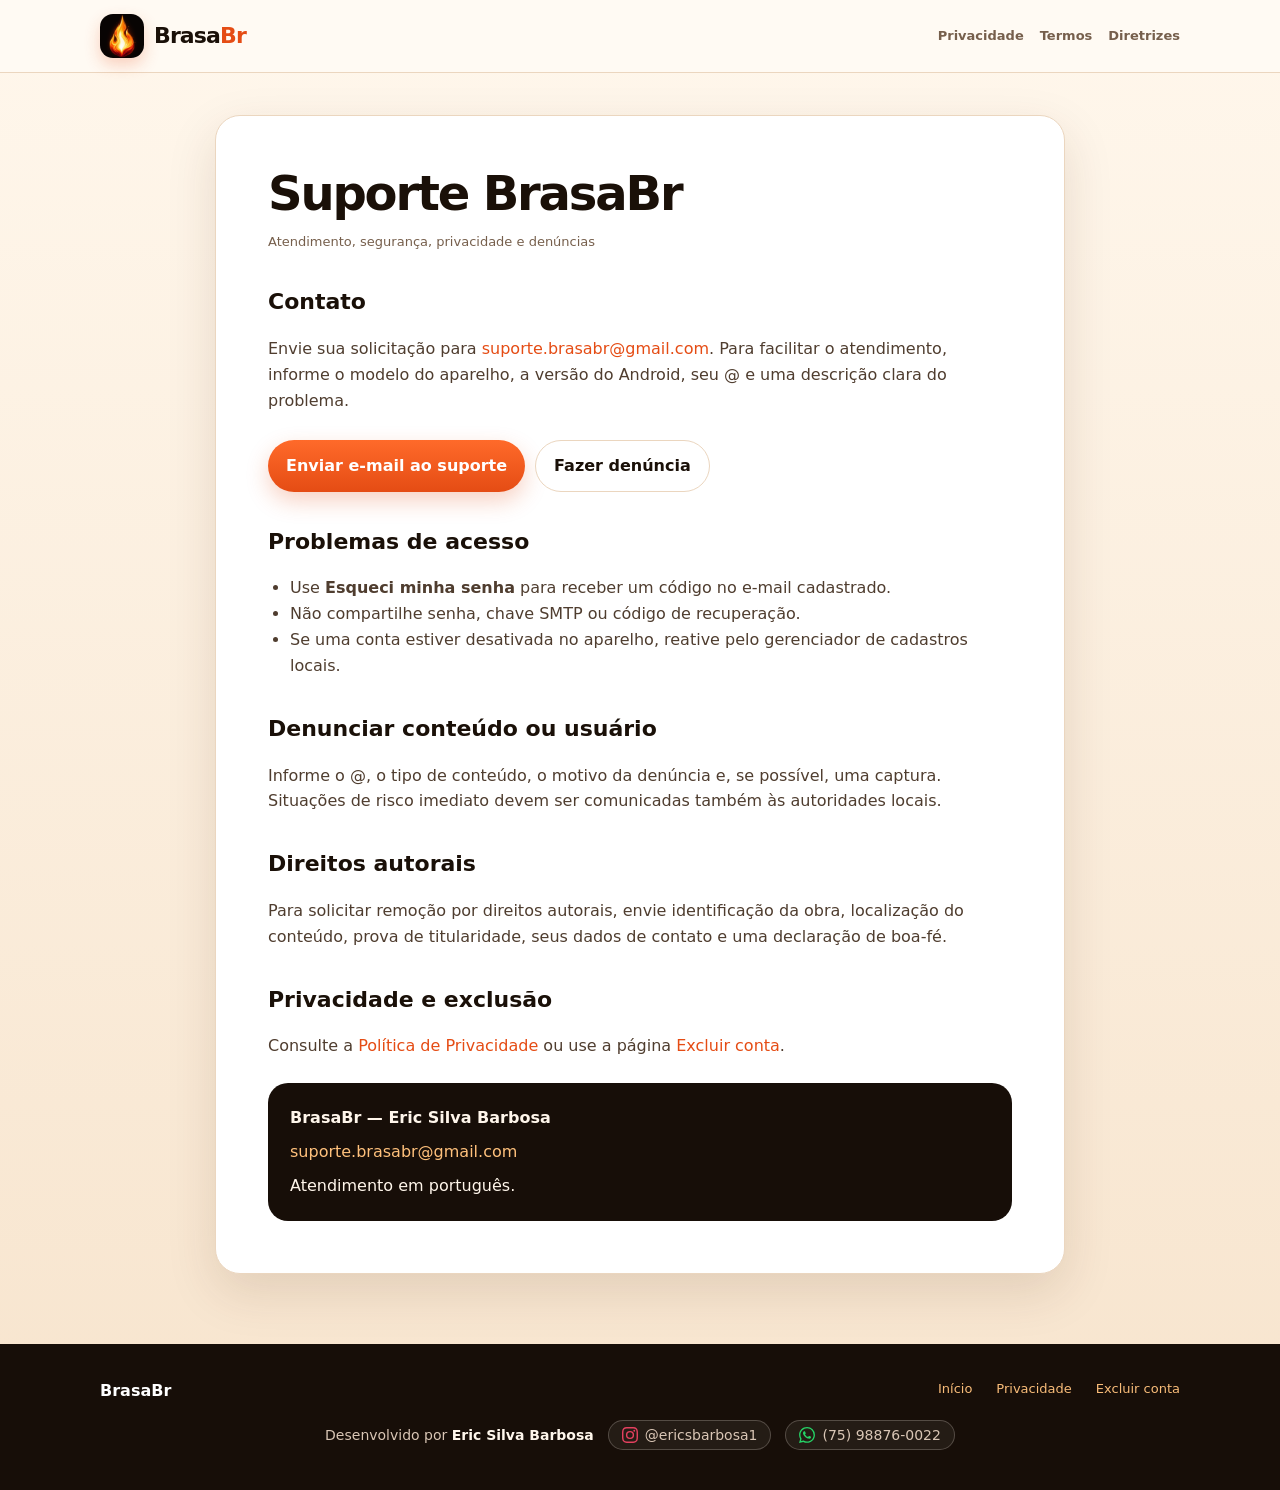
<file: suporte.html>
<!doctype html><html lang="pt-BR"><head><meta charset="utf-8"><meta name="viewport" content="width=device-width,initial-scale=1"><meta name="theme-color" content="#e54c14"><title>Suporte — BrasaBr</title><link rel="icon" href="favicon-32.png"><link rel="stylesheet" href="style.css"></head><body><header class="top"><nav class="nav wrap"><a class="brand" href="index.html"><img src="icon-512.png" alt=""><span>Brasa<em>Br</em></span></a><div class="links"><a href="privacidade.html">Privacidade</a><a href="termos.html">Termos</a><a href="diretrizes.html">Diretrizes</a></div></nav></header><main class="legal"><h1>Suporte BrasaBr</h1><p class="meta">Atendimento, segurança, privacidade e denúncias</p><h2>Contato</h2><p>Envie sua solicitação para <a href="mailto:suporte.brasabr@gmail.com">suporte.brasabr@gmail.com</a>. Para facilitar o atendimento, informe o modelo do aparelho, a versão do Android, seu @ e uma descrição clara do problema.</p><div class="actions"><a class="btn" href="mailto:suporte.brasabr@gmail.com?subject=Suporte%20BrasaBr">Enviar e-mail ao suporte</a><a class="btn ghost" href="mailto:suporte.brasabr@gmail.com?subject=Denúncia%20BrasaBr">Fazer denúncia</a></div><h2>Problemas de acesso</h2><ul><li>Use <strong>Esqueci minha senha</strong> para receber um código no e-mail cadastrado.</li><li>Não compartilhe senha, chave SMTP ou código de recuperação.</li><li>Se uma conta estiver desativada no aparelho, reative pelo gerenciador de cadastros locais.</li></ul><h2>Denunciar conteúdo ou usuário</h2><p>Informe o @, o tipo de conteúdo, o motivo da denúncia e, se possível, uma captura. Situações de risco imediato devem ser comunicadas também às autoridades locais.</p><h2>Direitos autorais</h2><p>Para solicitar remoção por direitos autorais, envie identificação da obra, localização do conteúdo, prova de titularidade, seus dados de contato e uma declaração de boa-fé.</p><h2>Privacidade e exclusão</h2><p>Consulte a <a href="privacidade.html">Política de Privacidade</a> ou use a página <a href="excluir-conta.html">Excluir conta</a>.</p><div class="contact-box"><strong>BrasaBr — Eric Silva Barbosa</strong><a href="mailto:suporte.brasabr@gmail.com">suporte.brasabr@gmail.com</a><span>Atendimento em português.</span></div></main><footer class="footer"><div class="wrap foot"><strong>BrasaBr</strong><a href="index.html">Início</a><a href="privacidade.html">Privacidade</a><a href="excluir-conta.html">Excluir conta</a></div><div class="wrap" style="padding:16px 20px 6px;display:flex;flex-wrap:wrap;gap:10px 14px;align-items:center;justify-content:center;font-size:14px;color:#d9c6b5;text-align:center"><span>Desenvolvido por <strong style="color:#fff7ec">Eric Silva Barbosa</strong></span><a href="https://instagram.com/ericsbarbosa1" target="_blank" rel="noopener" style="display:inline-flex;align-items:center;gap:7px;color:#d9c6b5;text-decoration:none;padding:6px 13px;border:1px solid rgba(255,247,236,.22);border-radius:999px;background:rgba(255,247,236,.06);line-height:1"><svg width="16" height="16" viewBox="0 0 24 24" fill="#E4405F" aria-hidden="true"><path d="M12 2.163c3.204 0 3.584.012 4.85.07 3.252.148 4.771 1.691 4.919 4.919.058 1.265.069 1.645.069 4.849 0 3.205-.012 3.584-.069 4.849-.149 3.225-1.664 4.771-4.919 4.919-1.266.058-1.644.07-4.85.07-3.204 0-3.584-.012-4.849-.07-3.26-.149-4.771-1.699-4.919-4.92-.058-1.265-.07-1.644-.07-4.849 0-3.204.013-3.583.07-4.849.149-3.227 1.664-4.771 4.919-4.919 1.266-.057 1.645-.069 4.849-.069zM12 0C8.741 0 8.333.014 7.053.072 2.695.272.273 2.69.073 7.052.014 8.333 0 8.741 0 12c0 3.259.014 3.668.072 4.948.2 4.358 2.618 6.78 6.98 6.98C8.333 23.986 8.741 24 12 24c3.259 0 3.668-.014 4.948-.072 4.354-.2 6.782-2.618 6.979-6.98.059-1.28.073-1.689.073-4.948 0-3.259-.014-3.667-.072-4.947-.196-4.354-2.617-6.78-6.979-6.98C15.668.014 15.259 0 12 0zm0 5.838a6.162 6.162 0 100 12.324 6.162 6.162 0 000-12.324zM12 16a4 4 0 110-8 4 4 0 010 8zm6.406-11.845a1.44 1.44 0 100 2.881 1.44 1.44 0 000-2.881z"/></svg><span>@ericsbarbosa1</span></a><a href="https://wa.me/5575988760022" target="_blank" rel="noopener" style="display:inline-flex;align-items:center;gap:7px;color:#d9c6b5;text-decoration:none;padding:6px 13px;border:1px solid rgba(255,247,236,.22);border-radius:999px;background:rgba(255,247,236,.06);line-height:1"><svg width="16" height="16" viewBox="0 0 24 24" fill="#25D366" aria-hidden="true"><path d="M17.472 14.382c-.297-.149-1.758-.867-2.03-.967-.273-.099-.471-.148-.67.15-.197.297-.767.966-.94 1.164-.173.199-.347.223-.644.075-.297-.15-1.255-.463-2.39-1.475-.883-.788-1.48-1.761-1.653-2.059-.173-.297-.018-.458.13-.606.134-.133.298-.347.446-.52.149-.174.198-.298.298-.497.099-.198.05-.371-.025-.52-.075-.149-.669-1.612-.916-2.207-.242-.579-.487-.5-.669-.51-.173-.008-.371-.01-.57-.01-.198 0-.52.074-.792.372-.272.297-1.04 1.016-1.04 2.479 0 1.462 1.065 2.875 1.213 3.074.149.198 2.096 3.2 5.077 4.487.709.306 1.262.489 1.694.625.712.227 1.36.195 1.871.118.571-.085 1.758-.719 2.006-1.413.248-.694.248-1.289.173-1.413-.074-.124-.272-.198-.57-.347m-5.421 7.403h-.004a9.87 9.87 0 01-5.031-1.378l-.361-.214-3.741.982.998-3.648-.235-.374a9.86 9.86 0 01-1.51-5.26c.001-5.45 4.436-9.884 9.888-9.884 2.64 0 5.122 1.03 6.988 2.898a9.825 9.825 0 012.893 6.994c-.003 5.45-4.437 9.884-9.885 9.884m8.413-18.297A11.815 11.815 0 0012.05 0C5.495 0 .16 5.335.157 11.892c0 2.096.547 4.142 1.588 5.945L.057 24l6.305-1.654a11.882 11.882 0 005.683 1.448h.005c6.554 0 11.89-5.335 11.893-11.893a11.821 11.821 0 00-3.48-8.413Z"/></svg><span>(75) 98876-0022</span></a></div></footer></body></html>
</file>
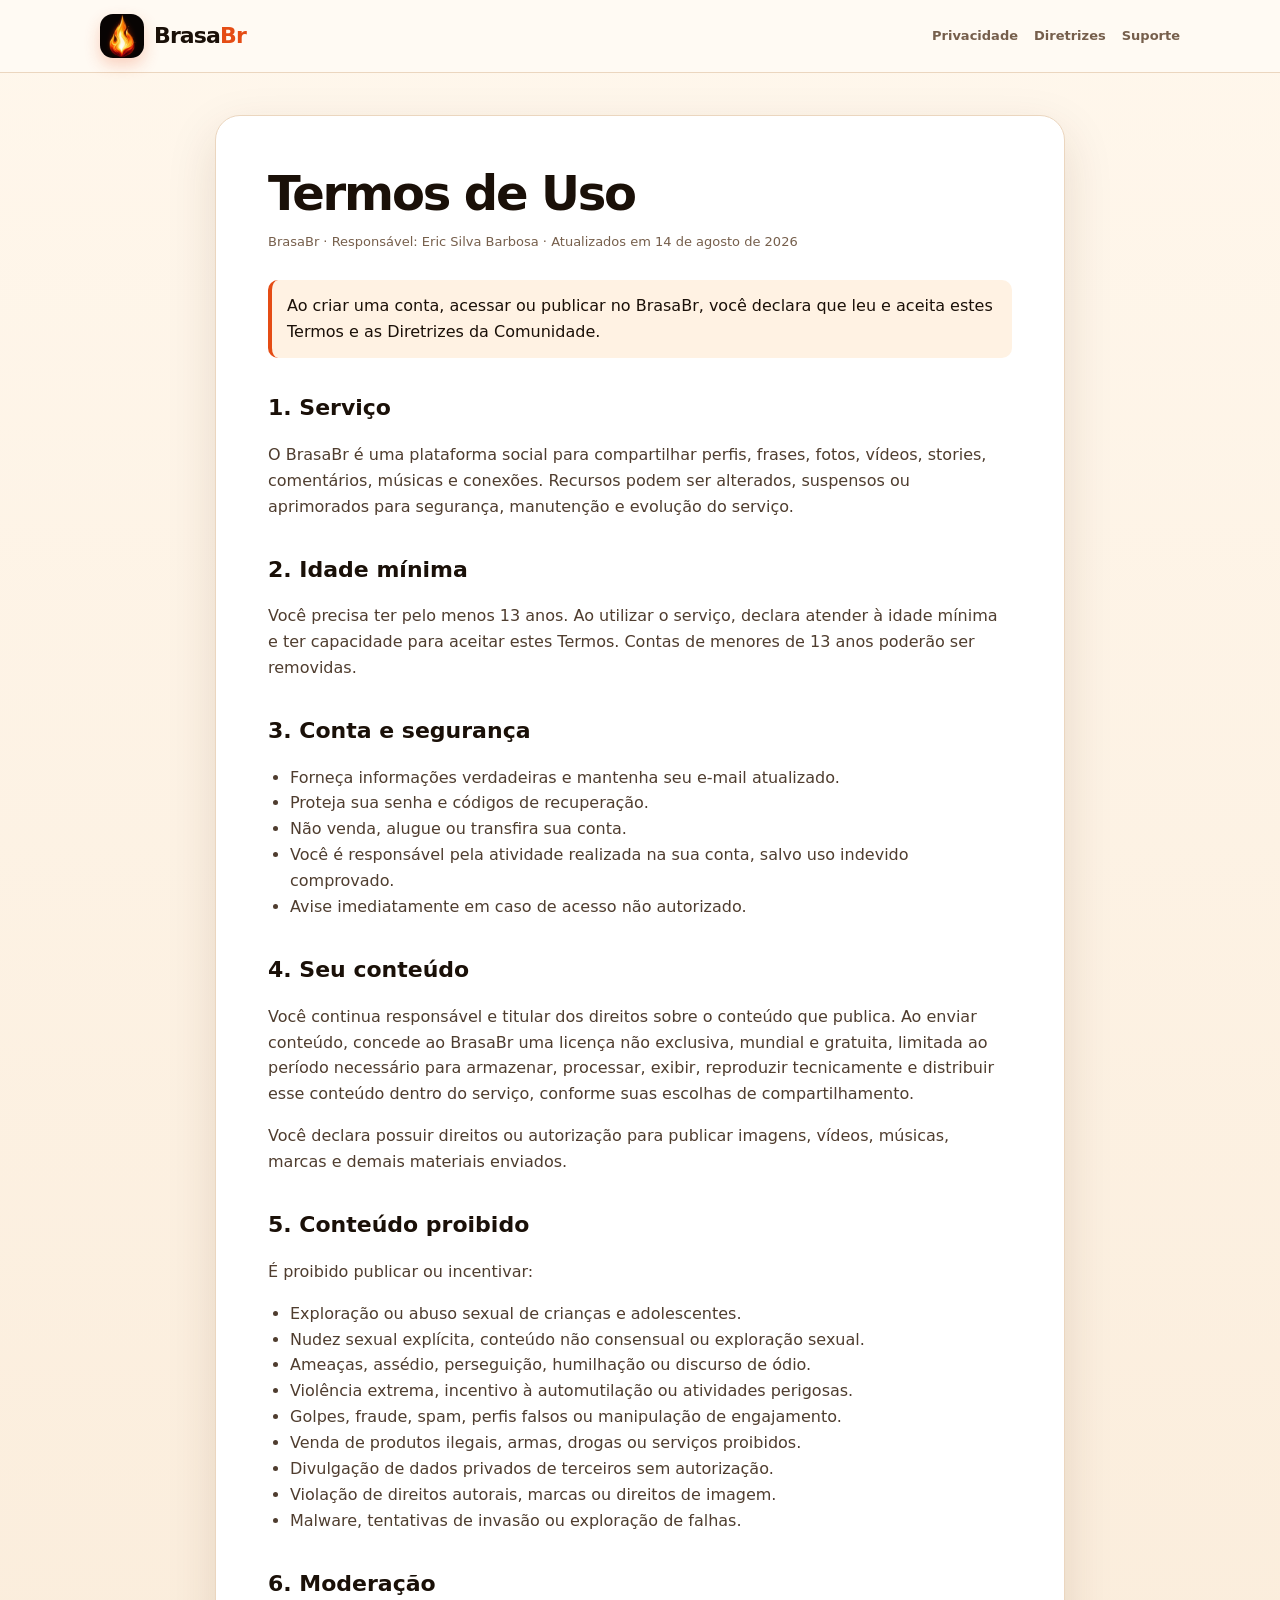
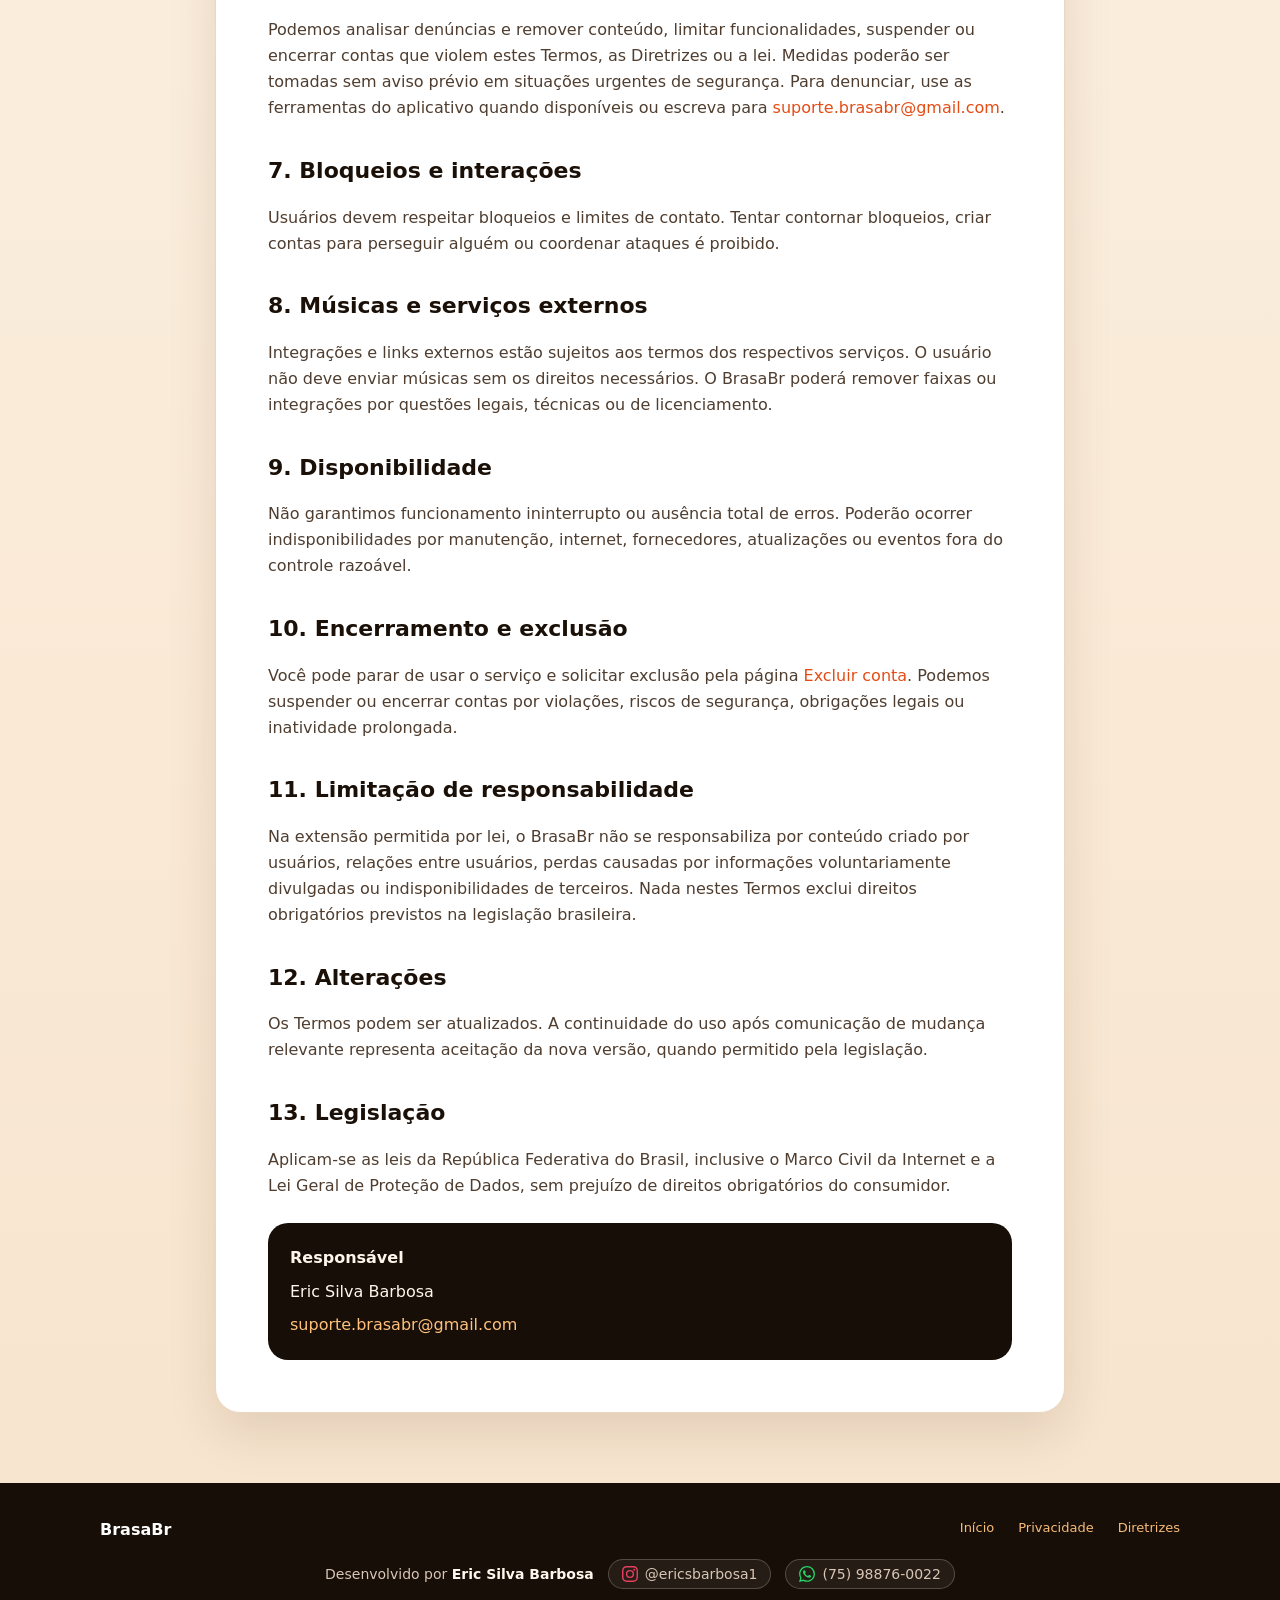
<file: termos.html>
<!doctype html><html lang="pt-BR"><head><meta charset="utf-8"><meta name="viewport" content="width=device-width,initial-scale=1"><meta name="theme-color" content="#e54c14"><title>Termos de Uso — BrasaBr</title><link rel="icon" href="favicon-32.png"><link rel="stylesheet" href="style.css"></head><body><header class="top"><nav class="nav wrap"><a class="brand" href="index.html"><img src="icon-512.png" alt=""><span>Brasa<em>Br</em></span></a><div class="links"><a href="privacidade.html">Privacidade</a><a href="diretrizes.html">Diretrizes</a><a href="suporte.html">Suporte</a></div></nav></header><main class="legal"><h1>Termos de Uso</h1><p class="meta">BrasaBr · Responsável: Eric Silva Barbosa · Atualizados em 14 de agosto de 2026</p><div class="notice">Ao criar uma conta, acessar ou publicar no BrasaBr, você declara que leu e aceita estes Termos e as Diretrizes da Comunidade.</div><h2>1. Serviço</h2><p>O BrasaBr é uma plataforma social para compartilhar perfis, frases, fotos, vídeos, stories, comentários, músicas e conexões. Recursos podem ser alterados, suspensos ou aprimorados para segurança, manutenção e evolução do serviço.</p><h2>2. Idade mínima</h2><p>Você precisa ter pelo menos 13 anos. Ao utilizar o serviço, declara atender à idade mínima e ter capacidade para aceitar estes Termos. Contas de menores de 13 anos poderão ser removidas.</p><h2>3. Conta e segurança</h2><ul><li>Forneça informações verdadeiras e mantenha seu e-mail atualizado.</li><li>Proteja sua senha e códigos de recuperação.</li><li>Não venda, alugue ou transfira sua conta.</li><li>Você é responsável pela atividade realizada na sua conta, salvo uso indevido comprovado.</li><li>Avise imediatamente em caso de acesso não autorizado.</li></ul><h2>4. Seu conteúdo</h2><p>Você continua responsável e titular dos direitos sobre o conteúdo que publica. Ao enviar conteúdo, concede ao BrasaBr uma licença não exclusiva, mundial e gratuita, limitada ao período necessário para armazenar, processar, exibir, reproduzir tecnicamente e distribuir esse conteúdo dentro do serviço, conforme suas escolhas de compartilhamento.</p><p>Você declara possuir direitos ou autorização para publicar imagens, vídeos, músicas, marcas e demais materiais enviados.</p><h2>5. Conteúdo proibido</h2><p>É proibido publicar ou incentivar:</p><ul><li>Exploração ou abuso sexual de crianças e adolescentes.</li><li>Nudez sexual explícita, conteúdo não consensual ou exploração sexual.</li><li>Ameaças, assédio, perseguição, humilhação ou discurso de ódio.</li><li>Violência extrema, incentivo à automutilação ou atividades perigosas.</li><li>Golpes, fraude, spam, perfis falsos ou manipulação de engajamento.</li><li>Venda de produtos ilegais, armas, drogas ou serviços proibidos.</li><li>Divulgação de dados privados de terceiros sem autorização.</li><li>Violação de direitos autorais, marcas ou direitos de imagem.</li><li>Malware, tentativas de invasão ou exploração de falhas.</li></ul><h2>6. Moderação</h2><p>Podemos analisar denúncias e remover conteúdo, limitar funcionalidades, suspender ou encerrar contas que violem estes Termos, as Diretrizes ou a lei. Medidas poderão ser tomadas sem aviso prévio em situações urgentes de segurança. Para denunciar, use as ferramentas do aplicativo quando disponíveis ou escreva para <a href="mailto:suporte.brasabr@gmail.com">suporte.brasabr@gmail.com</a>.</p><h2>7. Bloqueios e interações</h2><p>Usuários devem respeitar bloqueios e limites de contato. Tentar contornar bloqueios, criar contas para perseguir alguém ou coordenar ataques é proibido.</p><h2>8. Músicas e serviços externos</h2><p>Integrações e links externos estão sujeitos aos termos dos respectivos serviços. O usuário não deve enviar músicas sem os direitos necessários. O BrasaBr poderá remover faixas ou integrações por questões legais, técnicas ou de licenciamento.</p><h2>9. Disponibilidade</h2><p>Não garantimos funcionamento ininterrupto ou ausência total de erros. Poderão ocorrer indisponibilidades por manutenção, internet, fornecedores, atualizações ou eventos fora do controle razoável.</p><h2>10. Encerramento e exclusão</h2><p>Você pode parar de usar o serviço e solicitar exclusão pela página <a href="excluir-conta.html">Excluir conta</a>. Podemos suspender ou encerrar contas por violações, riscos de segurança, obrigações legais ou inatividade prolongada.</p><h2>11. Limitação de responsabilidade</h2><p>Na extensão permitida por lei, o BrasaBr não se responsabiliza por conteúdo criado por usuários, relações entre usuários, perdas causadas por informações voluntariamente divulgadas ou indisponibilidades de terceiros. Nada nestes Termos exclui direitos obrigatórios previstos na legislação brasileira.</p><h2>12. Alterações</h2><p>Os Termos podem ser atualizados. A continuidade do uso após comunicação de mudança relevante representa aceitação da nova versão, quando permitido pela legislação.</p><h2>13. Legislação</h2><p>Aplicam-se as leis da República Federativa do Brasil, inclusive o Marco Civil da Internet e a Lei Geral de Proteção de Dados, sem prejuízo de direitos obrigatórios do consumidor.</p><div class="contact-box"><strong>Responsável</strong><span>Eric Silva Barbosa</span><a href="mailto:suporte.brasabr@gmail.com">suporte.brasabr@gmail.com</a></div></main><footer class="footer"><div class="wrap foot"><strong>BrasaBr</strong><a href="index.html">Início</a><a href="privacidade.html">Privacidade</a><a href="diretrizes.html">Diretrizes</a></div><div class="wrap" style="padding:16px 20px 6px;display:flex;flex-wrap:wrap;gap:10px 14px;align-items:center;justify-content:center;font-size:14px;color:#d9c6b5;text-align:center"><span>Desenvolvido por <strong style="color:#fff7ec">Eric Silva Barbosa</strong></span><a href="https://instagram.com/ericsbarbosa1" target="_blank" rel="noopener" style="display:inline-flex;align-items:center;gap:7px;color:#d9c6b5;text-decoration:none;padding:6px 13px;border:1px solid rgba(255,247,236,.22);border-radius:999px;background:rgba(255,247,236,.06);line-height:1"><svg width="16" height="16" viewBox="0 0 24 24" fill="#E4405F" aria-hidden="true"><path d="M12 2.163c3.204 0 3.584.012 4.85.07 3.252.148 4.771 1.691 4.919 4.919.058 1.265.069 1.645.069 4.849 0 3.205-.012 3.584-.069 4.849-.149 3.225-1.664 4.771-4.919 4.919-1.266.058-1.644.07-4.85.07-3.204 0-3.584-.012-4.849-.07-3.26-.149-4.771-1.699-4.919-4.92-.058-1.265-.07-1.644-.07-4.849 0-3.204.013-3.583.07-4.849.149-3.227 1.664-4.771 4.919-4.919 1.266-.057 1.645-.069 4.849-.069zM12 0C8.741 0 8.333.014 7.053.072 2.695.272.273 2.69.073 7.052.014 8.333 0 8.741 0 12c0 3.259.014 3.668.072 4.948.2 4.358 2.618 6.78 6.98 6.98C8.333 23.986 8.741 24 12 24c3.259 0 3.668-.014 4.948-.072 4.354-.2 6.782-2.618 6.979-6.98.059-1.28.073-1.689.073-4.948 0-3.259-.014-3.667-.072-4.947-.196-4.354-2.617-6.78-6.979-6.98C15.668.014 15.259 0 12 0zm0 5.838a6.162 6.162 0 100 12.324 6.162 6.162 0 000-12.324zM12 16a4 4 0 110-8 4 4 0 010 8zm6.406-11.845a1.44 1.44 0 100 2.881 1.44 1.44 0 000-2.881z"/></svg><span>@ericsbarbosa1</span></a><a href="https://wa.me/5575988760022" target="_blank" rel="noopener" style="display:inline-flex;align-items:center;gap:7px;color:#d9c6b5;text-decoration:none;padding:6px 13px;border:1px solid rgba(255,247,236,.22);border-radius:999px;background:rgba(255,247,236,.06);line-height:1"><svg width="16" height="16" viewBox="0 0 24 24" fill="#25D366" aria-hidden="true"><path d="M17.472 14.382c-.297-.149-1.758-.867-2.03-.967-.273-.099-.471-.148-.67.15-.197.297-.767.966-.94 1.164-.173.199-.347.223-.644.075-.297-.15-1.255-.463-2.39-1.475-.883-.788-1.48-1.761-1.653-2.059-.173-.297-.018-.458.13-.606.134-.133.298-.347.446-.52.149-.174.198-.298.298-.497.099-.198.05-.371-.025-.52-.075-.149-.669-1.612-.916-2.207-.242-.579-.487-.5-.669-.51-.173-.008-.371-.01-.57-.01-.198 0-.52.074-.792.372-.272.297-1.04 1.016-1.04 2.479 0 1.462 1.065 2.875 1.213 3.074.149.198 2.096 3.2 5.077 4.487.709.306 1.262.489 1.694.625.712.227 1.36.195 1.871.118.571-.085 1.758-.719 2.006-1.413.248-.694.248-1.289.173-1.413-.074-.124-.272-.198-.57-.347m-5.421 7.403h-.004a9.87 9.87 0 01-5.031-1.378l-.361-.214-3.741.982.998-3.648-.235-.374a9.86 9.86 0 01-1.51-5.26c.001-5.45 4.436-9.884 9.888-9.884 2.64 0 5.122 1.03 6.988 2.898a9.825 9.825 0 012.893 6.994c-.003 5.45-4.437 9.884-9.885 9.884m8.413-18.297A11.815 11.815 0 0012.05 0C5.495 0 .16 5.335.157 11.892c0 2.096.547 4.142 1.588 5.945L.057 24l6.305-1.654a11.882 11.882 0 005.683 1.448h.005c6.554 0 11.89-5.335 11.893-11.893a11.821 11.821 0 00-3.48-8.413Z"/></svg><span>(75) 98876-0022</span></a></div></footer></body></html>
</file>
<file: style.css>
:root{--ink:#1a1008;--muted:#765f4c;--paper:#fffaf3;--card:#fff;--line:#ebd6bf;--ember:#e54c14;--ember2:#ff6a2a;--gold:#f0b429;--leaf:#237a4b;--night:#170e08;--shadow:0 18px 50px rgba(75,37,16,.13)}*{box-sizing:border-box}html{scroll-behavior:smooth}body{margin:0;background:linear-gradient(180deg,#fff7ec,#f7e4cd);color:var(--ink);font-family:Inter,ui-sans-serif,system-ui,-apple-system,"Segoe UI",sans-serif;line-height:1.62}a{color:var(--ember);text-decoration:none}a:hover{text-decoration:underline}img{max-width:100%}.wrap{width:min(1080px,calc(100% - 32px));margin:auto}.top{position:sticky;top:0;z-index:20;background:rgba(255,250,243,.92);backdrop-filter:blur(16px);border-bottom:1px solid var(--line)}.nav{min-height:72px;display:flex;align-items:center;gap:22px}.brand{display:flex;align-items:center;gap:10px;color:var(--ink);font-size:22px;font-weight:900;letter-spacing:-.04em;margin-right:auto}.brand:hover{text-decoration:none}.brand img{width:44px;height:44px;border-radius:13px;box-shadow:0 7px 16px rgba(229,76,20,.24)}.brand em{font-style:normal;color:var(--ember)}.links{display:flex;gap:16px;align-items:center;flex-wrap:wrap}.links a{color:var(--muted);font-size:13px;font-weight:700}.hero{padding:74px 0 62px;overflow:hidden}.hero-grid{display:grid;grid-template-columns:1.15fr .85fr;align-items:center;gap:54px}.eyebrow{display:inline-flex;align-items:center;gap:8px;padding:6px 11px;border:1px solid #f0b98d;border-radius:999px;background:#fff2e3;color:#a9320b;font-size:12px;font-weight:800;text-transform:uppercase;letter-spacing:.08em}.hero h1{font-size:clamp(42px,7vw,78px);line-height:.98;letter-spacing:-.065em;margin:17px 0}.hero h1 span{color:var(--ember)}.lead{max-width:650px;color:var(--muted);font-size:18px}.actions{display:flex;flex-wrap:wrap;gap:10px;margin-top:26px}.btn{display:inline-flex;align-items:center;justify-content:center;border-radius:999px;padding:12px 18px;font-weight:800;background:linear-gradient(180deg,var(--ember2),var(--ember));color:#fff;box-shadow:0 9px 22px rgba(229,76,20,.25)}.btn:hover{text-decoration:none;transform:translateY(-1px)}.btn.ghost{background:#fff;color:var(--ink);border:1px solid var(--line);box-shadow:none}.hero-art{position:relative;display:grid;place-items:center;min-height:390px}.hero-art:before{content:"";position:absolute;width:340px;height:340px;border-radius:45% 55% 60% 40%;background:radial-gradient(circle at 35% 28%,#ffd272,#f46b25 48%,#8d260d);filter:drop-shadow(0 28px 40px rgba(87,34,11,.2));transform:rotate(-7deg)}.hero-art img{position:relative;width:230px;border-radius:54px;box-shadow:0 25px 55px rgba(24,12,6,.36);transform:rotate(4deg)}.section{padding:62px 0}.section.white{background:rgba(255,255,255,.72);border-block:1px solid var(--line)}.section h2,.legal h1{font-size:clamp(30px,5vw,48px);line-height:1.05;letter-spacing:-.045em;margin:0 0 13px}.section-intro{color:var(--muted);max-width:760px}.grid{display:grid;grid-template-columns:repeat(3,1fr);gap:14px;margin-top:26px}.card{background:var(--card);border:1px solid var(--line);border-radius:22px;padding:22px;box-shadow:var(--shadow)}.card .ico{font-size:30px}.card h3{font-size:18px;margin:8px 0 4px}.card p{color:var(--muted);font-size:14px;margin:0}.legal{width:min(850px,calc(100% - 32px));margin:42px auto 70px;background:var(--card);border:1px solid var(--line);border-radius:25px;padding:clamp(22px,5vw,52px);box-shadow:var(--shadow)}.legal .meta{color:var(--muted);font-size:13px;margin-bottom:28px}.legal h2{font-size:22px;margin:32px 0 8px}.legal h3{font-size:17px;margin:24px 0 6px}.legal p,.legal li{color:#4f3d2f}.legal ul,.legal ol{padding-left:22px}.notice{border-left:4px solid var(--ember);background:#fff2e3;padding:13px 15px;border-radius:10px;margin:20px 0}.notice.green{border-color:var(--leaf);background:#edf8f1}.contact-box{display:grid;gap:8px;background:var(--night);color:#fff6eb;border-radius:20px;padding:22px;margin-top:24px}.contact-box a{color:#ffc17c}.request-form{display:grid;gap:12px;margin-top:20px}.request-form label{display:grid;gap:5px;font-size:13px;font-weight:800}.request-form input,.request-form textarea,.request-form select{width:100%;border:1px solid var(--line);border-radius:12px;padding:11px 12px;background:var(--paper);font:inherit}.request-form textarea{min-height:120px;resize:vertical}.footer{background:var(--night);color:#d9c6b5;padding:34px 0}.foot{display:flex;gap:24px;align-items:start;flex-wrap:wrap}.foot strong{color:#fff;margin-right:auto}.foot a{color:#f8bc79;font-size:13px}.small{font-size:12px;color:var(--muted)}.download-section{padding-top:12px}.download-card{display:grid;grid-template-columns:1.25fr .75fr;align-items:center;gap:28px;padding:clamp(24px,5vw,42px);border-color:#f0b98d;background:linear-gradient(135deg,#fff,#fff2e3)}.download-card h2{margin:14px 0 8px}.download-meta{color:var(--ember);font-weight:800}.download-actions{display:flex;flex-direction:column;align-items:stretch;gap:10px}.download-actions small{color:var(--muted);line-height:1.4;text-align:center}@media(max-width:760px){.download-card{grid-template-columns:1fr}.download-actions .btn{width:100%}}@media(max-width:760px){.nav{padding:10px 0;align-items:flex-start}.links{justify-content:flex-end;gap:8px}.links a{font-size:11px}.hero{padding-top:45px}.hero-grid{grid-template-columns:1fr;gap:18px}.hero-art{min-height:300px}.hero-art:before{width:270px;height:270px}.hero-art img{width:180px}.grid{grid-template-columns:1fr}.legal{margin-top:20px}.foot{display:grid}.foot strong{margin:0}.section{padding:45px 0}}
</file>
